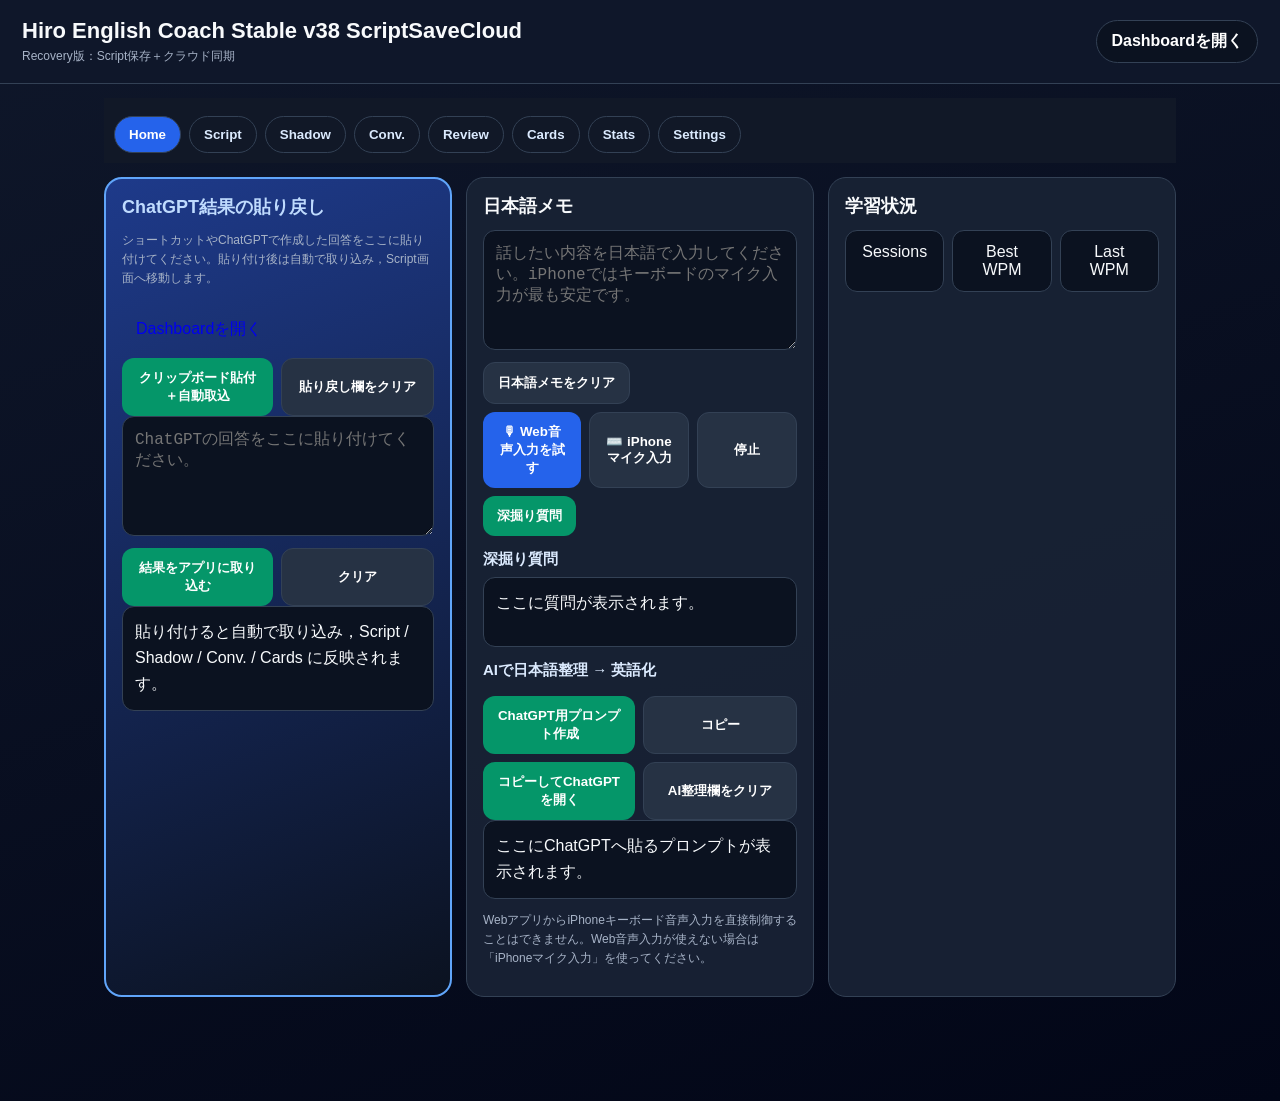
<file: index.html>
<!doctype html>
<html lang="ja">
<head>
<meta charset="utf-8">
<meta name="viewport" content="width=device-width,initial-scale=1,viewport-fit=cover">
<title>Hiro English Coach Stable v38 ScriptSaveCloud</title>
<link rel="manifest" href="manifest.webmanifest">
<style>
:root{--bg:#0f172a;--card:#182235;--ink:#f8fafc;--muted:#a7b3c7;--line:#334155;--blue:#2563eb;--green:#059669;--red:#dc2626;--amber:#f59e0b;--paste:#1e3a8a}
*{box-sizing:border-box}
body{margin:0;background:linear-gradient(160deg,#0f172a,#020617);color:var(--ink);font-family:-apple-system,BlinkMacSystemFont,"Segoe UI","Noto Sans JP",sans-serif}
header{padding:18px 22px;border-bottom:1px solid var(--line);background:#0f172a}
h1{font-size:22px;margin:0}.sub{font-size:12px;color:var(--muted);margin-top:4px}
.wrap{max-width:1100px;margin:auto;padding:14px 14px 90px}
.tabs{display:flex;gap:8px;overflow:auto;background:#111827;padding:10px;margin-bottom:14px}
.tab{white-space:nowrap;border:1px solid var(--line);border-radius:999px;background:#111827;color:#dbeafe;padding:10px 14px;font-weight:800;cursor:pointer}
.tab.active{background:var(--blue);color:white}
.screen{display:none}.screen.active{display:block}
.grid{display:grid;grid-template-columns:repeat(auto-fit,minmax(290px,1fr));gap:14px}
.card{background:rgba(24,34,53,.96);border:1px solid var(--line);border-radius:18px;padding:16px;margin-bottom:14px}
.cardPaste{background:linear-gradient(160deg,#1e3a8a,#0b1220);border:2px solid #60a5fa}
h2{font-size:18px;margin:0 0 12px}h3{font-size:15px;margin:14px 0 8px;color:#dbeafe}
input,textarea{width:100%;background:#0b1220;color:#f8fafc;border:1px solid var(--line);border-radius:12px;padding:12px;font-size:16px}
textarea{min-height:120px;resize:vertical}
button{border:0;border-radius:12px;background:var(--blue);color:white;padding:11px 14px;font-weight:800;cursor:pointer;margin-top:8px}
button.secondary{background:#263244;border:1px solid var(--line)}
button.good{background:var(--green)}
button.danger{background:var(--red)}
button.warn{background:var(--amber);color:#111827}
.row{display:flex;gap:8px}.row>*{flex:1}
.out{white-space:pre-wrap;background:#0b1220;border:1px solid var(--line);border-radius:12px;padding:12px;min-height:70px;line-height:1.65}
.pill{display:inline-block;border:1px solid var(--line);border-radius:999px;padding:7px 10px;margin:4px;background:#0b1220;color:#dbeafe;cursor:pointer}
.metric{display:grid;grid-template-columns:repeat(3,1fr);gap:8px}
.metric div{background:#0b1220;border:1px solid var(--line);border-radius:12px;text-align:center;padding:12px}
.metric b{display:block;font-size:22px}
canvas{width:100%;height:210px;background:#0b1220;border:1px solid var(--line);border-radius:12px}
.toast{position:fixed;left:16px;right:16px;bottom:18px;background:#052e2b;color:#d1fae5;border:1px solid #065f46;border-radius:14px;padding:12px;display:none;z-index:10}
.small{font-size:12px;color:var(--muted);line-height:1.6}
.itemCard{background:#0b1220;border:1px solid var(--line);border-radius:12px;padding:10px;line-height:1.55;margin-bottom:8px}
.itemCard b{display:block;color:#f8fafc;margin-bottom:4px}.itemCard .jp{color:#dbeafe}.itemCard .ex{color:#a7b3c7;font-size:12px;margin-top:4px}
.timer{font-size:34px;font-weight:900;text-align:center;background:#0b1220;border:1px solid var(--line);border-radius:14px;padding:14px;margin:8px 0}
.hiddenAnswer{display:none;margin-top:8px;color:#dbeafe}
.cardRow{display:grid;grid-template-columns:auto 1fr auto;gap:10px;align-items:start}
.badge{display:inline-block;border-radius:999px;padding:3px 8px;background:#1f2937;color:#dbeafe;font-size:12px;margin-left:4px}
.highlightTitle{color:#bfdbfe}

.studyCard{background:#0b1220;border:1px solid var(--line);border-radius:14px;padding:12px;margin-bottom:10px}
.studyCard .front{font-size:18px;font-weight:900;color:#f8fafc;margin-bottom:8px}
.studyCard .meaning{background:#10233f;border-left:4px solid #60a5fa;border-radius:8px;padding:8px;margin:6px 0;color:#dbeafe}
.studyCard .example{background:#111827;border-radius:8px;padding:8px;margin-top:6px;color:#a7b3c7;font-size:13px}
.studyCard label{display:flex;gap:8px;align-items:flex-start}
.testCard{background:#0b1220;border:1px solid var(--line);border-radius:14px;padding:14px;margin-bottom:10px}
.testQuestion{font-size:17px;font-weight:900;margin-bottom:8px}
.answerBox{display:none;background:#10233f;border-left:4px solid #60a5fa;border-radius:8px;padding:10px;margin-top:10px}
.answerText{font-size:18px;font-weight:900;color:#f8fafc;margin-bottom:6px}
.hintText{color:#a7b3c7;font-size:13px}


.dataBox{min-height:140px;font-family:ui-monospace,SFMono-Regular,Menlo,monospace;font-size:12px}
.toggleBody{display:block}
.compactCard .meaning,.compactCard .example{display:none}

@media(max-width:640px){.row{display:block}.metric{grid-template-columns:1fr 1fr 1fr}.cardRow{grid-template-columns:auto 1fr}}

/* v8 responsive fixes */
.studyCard,.itemCard,.testCard{
  overflow:hidden;
  word-break:break-word;
  overflow-wrap:anywhere;
}
.studyCard label{
  display:grid;
  grid-template-columns:24px minmax(0,1fr);
  gap:10px;
  align-items:start;
}
.studyCard .front,.itemCard .front,.testQuestion{
  white-space:normal;
  word-break:break-word;
  overflow-wrap:anywhere;
  line-height:1.45;
}
.meaning,.example,.answerBox,.hintText{
  white-space:normal;
  word-break:break-word;
  overflow-wrap:anywhere;
}
.mobileOnly{display:none}
.desktopOnly{display:block}
.quizPrompt{
  background:#111827;
  border:1px solid var(--line);
  border-radius:10px;
  padding:10px;
  margin:8px 0;
}
.quizPrompt .label{
  color:#a7b3c7;
  font-size:12px;
  display:block;
  margin-bottom:4px;
}
.quizPrompt .content{
  color:#f8fafc;
  font-weight:800;
  font-size:16px;
  line-height:1.5;
}
@media(max-width:640px){
  body{font-size:15px}
  header{padding:14px 14px}
  h1{font-size:19px}
  .wrap{padding:10px 10px 80px}
  .tabs{gap:6px;padding:8px;margin-left:-10px;margin-right:-10px;border-radius:0}
  .tab{padding:9px 11px;font-size:13px}
  .grid{display:block}
  .card{padding:12px;border-radius:14px}
  .row{display:block}
  .row>*{width:100%;margin-top:8px}
  textarea{min-height:105px;font-size:16px}
  button{width:100%;font-size:14px}
  .metric{grid-template-columns:1fr 1fr 1fr;gap:6px}
  .metric div{padding:8px}
  .metric b{font-size:18px}
  .studyCard,.itemCard,.testCard{padding:10px;border-radius:12px;margin-bottom:10px}
  .studyCard label{grid-template-columns:22px minmax(0,1fr)}
  .studyCard input[type="checkbox"]{width:20px;height:20px;margin-top:2px}
  .studyCard .front,.itemCard .front{
    font-size:16px;
    line-height:1.45;
    display:block;
    max-width:100%;
  }
  .badge{
    display:inline-block;
    margin-left:0;
    margin-top:5px;
    white-space:normal;
    line-height:1.3;
  }
  .meaning,.example{
    font-size:14px;
    line-height:1.55;
    padding:8px;
  }
  .testQuestion{font-size:15px;line-height:1.5}
  .quizPrompt .content{font-size:15px}
  .answerText{font-size:16px;line-height:1.5}
  .timer{font-size:28px;padding:10px}
  canvas{height:170px}
  .mobileOnly{display:block}
  .desktopOnly{display:none}
}


.statsControls{display:flex;gap:8px;flex-wrap:wrap;margin:10px 0}
.statsControls button{width:auto}
.statsControls button.activeRange{background:#2563eb;color:white}
.legend{display:flex;gap:12px;flex-wrap:wrap;margin:8px 0;color:#dbeafe;font-size:13px}
.legend span{display:inline-flex;align-items:center;gap:6px}
.legend i{display:inline-block;width:14px;height:4px;border-radius:999px}
.legend .convLine{background:#60a5fa}
.legend .shadowLine{background:#34d399}
.ratePreview{background:#0b1220;border:1px solid var(--line);border-radius:12px;padding:12px;margin-top:8px;text-align:center;font-size:22px;font-weight:900}


/* v11 layout and stats polish */
.shadowGrid{
  display:grid;
  grid-template-columns:minmax(0,1.05fr) minmax(300px,.95fr);
  gap:14px;
  align-items:start;
}
.statPanel{
  background:linear-gradient(160deg,#0b1220,#111827);
  border:1px solid #334155;
  border-radius:18px;
  padding:14px;
}
.statsControls{
  background:#0b1220;
  border:1px solid #334155;
  border-radius:999px;
  padding:6px;
  display:inline-flex;
  gap:6px;
}
.statsControls button{
  border-radius:999px;
  padding:8px 14px;
  margin-top:0;
}
.statsControls button.activeRange{
  background:linear-gradient(135deg,#2563eb,#60a5fa);
  color:white;
  box-shadow:0 0 18px rgba(96,165,250,.35);
}
.legend{
  display:flex;
  gap:10px;
  flex-wrap:wrap;
  margin:10px 0 8px;
  color:#dbeafe;
  font-size:13px;
}
.legend span{
  display:inline-flex;
  align-items:center;
  gap:7px;
  background:#0b1220;
  border:1px solid #334155;
  border-radius:999px;
  padding:6px 10px;
}
.legend i{display:inline-block;width:18px;height:4px;border-radius:999px}
.legend .convLine{background:#60a5fa}
.legend .shadowLine{background:#34d399}
.ratePreview{
  background:#0b1220;
  border:1px solid #334155;
  border-radius:14px;
  padding:12px;
  margin:8px 0;
  font-size:15px;
  color:#dbeafe;
}
.ratePreview b{
  display:block;
  font-size:26px;
  color:#f8fafc;
  margin-top:4px;
}
@media(max-width:760px){
  .shadowGrid{display:block}
}


.syncStatusOk{color:#86efac}
.syncStatusNg{color:#fecaca}
.syncBox{background:#0b1220;border:1px solid #334155;border-radius:14px;padding:12px;margin-top:10px}


.speedControl{
  display:grid;
  grid-template-columns:1fr auto;
  gap:10px;
  align-items:center;
  margin:10px 0;
}
.speedNumber{
  min-width:96px;
  text-align:center;
  background:#0b1220;
  border:1px solid #60a5fa;
  border-radius:14px;
  padding:10px;
  font-weight:900;
  color:#f8fafc;
}
.speedNumber .num{
  font-size:28px;
  line-height:1;
}
.speedNumber .unit{
  font-size:12px;
  color:#a7b3c7;
}
@media(max-width:640px){
  .speedControl{grid-template-columns:1fr}
  .speedNumber{width:100%}
}


.pointNote{
  display:inline-block;
  font-size:11px;
  color:#93c5fd;
  background:rgba(37,99,235,.12);
  border:1px solid rgba(96,165,250,.35);
  border-radius:999px;
  padding:2px 7px;
  margin:2px 0 6px;
  font-weight:700;
}
.reviewCollapsed{
  display:none !important;
}


.shadowBlockCard{background:#0b1220;border:1px solid #334155;border-radius:12px;padding:10px;margin-bottom:10px;line-height:1.65}
.shadowBlockCard .blockTitle{font-size:12px;color:#93c5fd;font-weight:800;margin-bottom:6px}
.shadowBlockCard .blockText{white-space:pre-wrap;word-break:break-word}
.shadowBlockCard.selectedShadow{border-color:#60a5fa;box-shadow:0 0 0 2px rgba(96,165,250,.20)}
.shadowControls{display:flex;gap:8px;flex-wrap:wrap;margin:8px 0}
.shadowControls button{width:auto}
@media(max-width:640px){.shadowControls button{width:100%}}


.archiveBox{margin-top:14px;background:#0b1220;border:1px solid #334155;border-radius:16px;padding:12px}
.archiveItem{background:#111827;border:1px solid #334155;border-radius:14px;padding:12px;margin:10px 0}
.archiveHead{display:flex;gap:8px;align-items:center;justify-content:space-between;flex-wrap:wrap}
.archiveTitle{font-size:16px;font-weight:900;color:#f8fafc}.archiveDate{font-size:12px;color:#93c5fd}
.archivePreview{margin-top:8px;color:#cbd5e1;font-size:13px;line-height:1.5}
.archiveBody{margin-top:10px;white-space:pre-wrap;background:#020617;border:1px solid #334155;border-radius:12px;padding:10px;line-height:1.6}
.archiveActions{display:flex;gap:8px;flex-wrap:wrap;margin-top:10px}.archiveActions button{width:auto}
@media(max-width:640px){.archiveActions button{width:100%}}


/* v33 UI-only height adjustment */
#refinedJapanese{
  max-height:220px;
  overflow:auto;
}
#scriptText{
  min-height:420px;
}
#translation{
  min-height:360px;
  max-height:none;
  overflow:visible;
}
@media(max-width:640px){
  #refinedJapanese{
    max-height:230px;
  }
  #scriptText{
    min-height:520px;
  }
  #translation{
    min-height:480px;
  }
}


/* v37 dashboard header link */
header{
  display:flex;
  justify-content:space-between;
  gap:12px;
  align-items:center;
}
.headerMain{min-width:0}
.homeLink{
  color:white;
  text-decoration:none;
  border:1px solid var(--line);
  padding:10px 14px;
  border-radius:999px;
  background:#0b1220;
  font-weight:800;
  white-space:nowrap;
}
@media(max-width:640px){
  header{align-items:flex-start;flex-direction:column}
}

</style>
</head>
<body>
<header>
<div class="headerMain">
<h1>Hiro English Coach Stable v38 ScriptSaveCloud</h1>
<div class="sub">Recovery版：Script保存＋クラウド同期</div>
</div>
<a class="homeLink" href="./dashboard.html">Dashboardを開く</a>
</header>

<div class="wrap">
<nav class="tabs">
<button class="tab active" data-target="home">Home</button>
<button class="tab" data-target="scriptTab">Script</button>
<button class="tab" data-target="shadow">Shadow</button>
<button class="tab" data-target="conv">Conv.</button>
<button class="tab" data-target="review">Review</button>
<button class="tab" data-target="cards">Cards</button>
<button class="tab" data-target="stats">Stats</button>
<button class="tab" data-target="settings">Settings</button>
</nav>

<section id="home" class="screen active">
<div class="grid">
<div class="card cardPaste">
<h2 class="highlightTitle">ChatGPT結果の貼り戻し</h2>
<p class="small">ショートカットやChatGPTで作成した回答をここに貼り付けてください。貼り付け後は自動で取り込み，Script画面へ移動します。</p>
<a href="./dashboard.html" class="secondary" style="display:inline-block;text-decoration:none;margin-top:8px;padding:10px 14px;border-radius:14px;">Dashboardを開く</a>
<div class="row"><button class="good" id="pasteFromClipboard">クリップボード貼付＋自動取込</button><button class="secondary" id="clearResultBox">貼り戻し欄をクリア</button></div>
<textarea id="chatgptResult" placeholder="ChatGPTの回答をここに貼り付けてください。"></textarea>
<div class="row"><button class="good" id="importChatGPTResult">結果をアプリに取り込む</button><button class="secondary" id="clearChatGPTResult">クリア</button></div>
<div id="importStatus" class="out">貼り付けると自動で取り込み，Script / Shadow / Conv. / Cards に反映されます。</div>
</div>


<div class="card">
<h2>日本語メモ</h2>
<textarea id="memo" placeholder="話したい内容を日本語で入力してください。iPhoneではキーボードのマイク入力が最も安定です。"></textarea>
<button class="secondary" id="clearMemo">日本語メモをクリア</button>
<div class="row"><button id="voiceJa">🎙 Web音声入力を試す</button><button class="secondary" id="focusMemo">⌨️ iPhoneマイク入力</button><button class="secondary" id="stopVoice1">停止</button></div>

<button class="good" id="deepBtn">深掘り質問</button>
<h3>深掘り質問</h3>
<div id="deepQuestion" class="out">ここに質問が表示されます。</div>

<h3>AIで日本語整理 → 英語化</h3>
<div class="row"><button class="good" id="makeAiPrompt">ChatGPT用プロンプト作成</button><button class="secondary" id="copyAiPrompt">コピー</button></div>
<div class="row"><button class="good" id="openChatGPT">コピーしてChatGPTを開く</button><button class="secondary" id="clearAiPrompt">AI整理欄をクリア</button></div>
<div id="aiPromptBox" class="out">ここにChatGPTへ貼るプロンプトが表示されます。</div>
<p class="small">WebアプリからiPhoneキーボード音声入力を直接制御することはできません。Web音声入力が使えない場合は「iPhoneマイク入力」を使ってください。</p>
</div>


<div class="card">
<h2>学習状況</h2>
<div class="metric">
<div><b id="totalSessions">0</b><span>Sessions</span></div>
<div><b id="bestWpm">0</b><span>Best WPM</span></div>
<div><b id="lastWpm">0</b><span>Last WPM</span></div>
</div>
</div>
</div>
</section>

<section id="scriptTab" class="screen">
<div class="card">
<h2>Script</h2>
<div class="row"><button id="speakScript" class="secondary">🔊 読み上げ</button><button id="stopSpeak" class="secondary">停止</button></div>
<button class="secondary" id="clearScript">Scriptをクリア</button>
<h3>AI整理後の日本語</h3>
<div id="refinedJapanese" class="out"></div>

<div class="row" style="margin:10px 0;">
  <button id="quickSaveScriptArchive" class="good">Scriptを保存＋クラウド同期</button>
</div>

<h3>English Script</h3>

<textarea id="scriptText" placeholder="ここに英語スクリプトが入ります。"></textarea>
<h3>Japanese Translation</h3>
<div id="translation" class="out"></div>

<div class="archiveBox">
  <h3>保存箱（英文＋日本語訳）</h3>
  <p class="small">作成したEnglish ScriptとJapanese Translationを，日付・タイトル付きで保存できます。</p>
  <label class="small">保存タイトル</label>
  <input id="archiveTitle" placeholder="例：2026/06/03 子どもと過ごした休日">
  <div class="row">
    <button id="saveScriptArchive" class="good">このスクリプトを保存</button>
    <button id="clearArchiveTitle" class="secondary">タイトルをクリア</button>
  </div>
  <div id="archiveStatus" class="out">保存したスクリプトはここから見直せます。</div>
  <h3>保存済みスクリプト</h3>
  <div id="scriptArchiveList"></div>
</div>

<h3>Useful Phrases</h3>
<div id="phrases"></div>
<h3>TOEIC Vocabulary</h3>
<div id="vocab"></div>
</div>
</section>

<section id="shadow" class="screen">
<div class="shadowGrid">
<div class="card">
<h2>Shadowing</h2>
<div class="row"><button id="makeShadow" class="good">ブロック再分割</button><button id="speakShadowAll" class="secondary">🔊 全体読み上げ</button></div><div class="shadowControls"><button id="repeatShadowAll" class="secondary">全体リピート</button><button id="repeatSelectedShadow" class="secondary">選択ブロックをリピート</button><button id="stopShadowRepeat" class="danger">リピート停止</button></div><div id="selectedShadowInfo" class="small">選択中ブロック：なし</div>
<div id="shadowBlocks" class="out"></div>
<button class="secondary" id="clearShadow">Shadowをクリア</button>
</div>

<div class="card">
<h2>Shadow WPM</h2>
<p class="small">シャドーイングした英文をここに入力，またはWeb音声入力してください。WPM履歴にはShadowとして記録されます。</p>
<textarea id="shadowSpoken" placeholder="シャドーイングで話した英文を入力してください。"></textarea>
<button class="secondary" id="clearShadowSpoken">Shadow音声入力欄をクリア</button>
<div class="row"><button id="voiceShadowEn">🎙 Web音声入力＋WPM開始</button><button class="secondary" id="focusShadowSpoken">⌨️ iPhoneマイク入力</button><button class="secondary" id="stopShadowVoice">停止＋WPM計測</button></div>
<h3>Shadow WPM測定</h3>
<div class="timer" id="shadowTimerDisplay">00:00</div>
<div class="row"><button id="startShadowTimer" class="good">開始</button><button id="stopShadowTimer" class="secondary">停止</button><button id="resetShadowTimer" class="secondary">リセット</button></div>
<input id="shadowSeconds" type="hidden" value="1">
<div id="shadowWpmOut" class="out"></div>
</div>


</div></section>

<section id="conv" class="screen">
<div class="grid">
<div class="card">
<h2>英会話質問</h2>
<div id="questions" class="out"></div>
</div>
<div class="card">
<h2>自分の英語</h2>
<textarea id="spoken" placeholder="英語で話した内容を入力してください。Web音声入力が使える場合は，開始と同時にWPMタイマーも始まります。"></textarea>
<button class="secondary" id="clearSpoken">自分の英語をクリア</button>
<div class="row"><button id="voiceEn">🎙 Web音声入力＋WPM開始</button><button class="secondary" id="focusSpoken">⌨️ iPhoneマイク入力</button><button class="secondary" id="stopVoice2">停止＋WPM計測</button></div>
<h3>WPM測定</h3>
<div class="timer" id="timerDisplay">00:00</div>
<div class="row"><button id="startTimer" class="good">開始</button><button id="stopTimer" class="secondary">停止</button><button id="resetTimer" class="secondary">リセット</button></div>
<div class="row"><input id="seconds" type="number" value="60" min="1"><button id="calcWpm" class="good">WPM計測</button></div>
<div id="wpmOut" class="out"></div>
</div>
</div>
</section>

<section id="review" class="screen">
<div class="grid">
<div class="card">
<h2>今回の復習カード</h2>
<button id="makeReview" class="good">今回のカード表示</button>
<div class="row"><button id="showCurrentCardList" class="secondary">今回のカードすべて表示</button><button id="hideCurrentCardList" class="secondary">今回のカードすべて非表示</button></div>
<div id="reviewCards"></div>
<div class="row"><button id="saveSelectedCurrentPhrases" class="good">選択したカードを蓄積</button><button id="selectAllCurrent" class="secondary">今回分を全選択</button></div>
</div>
<div class="card">
<h2>ミニクイズ</h2>
<div id="quiz"></div>
</div>
</div>
</section>

<section id="cards" class="screen">
<div class="card">
<h2>後日確認テスト</h2>
<p class="small">先に確認テストを表示します。蓄積カード一覧でカードを選択してから「選択カードでテスト」を押してください。</p>
<div class="row"><button id="makeSavedQuiz" class="good">選択カードでテスト</button><button id="makeRandomSavedQuiz" class="secondary">ランダム5問</button></div>
<div id="savedQuiz"></div>
</div>
<div class="card">
<h2>蓄積カード一覧</h2>
<div class="row"><button id="selectAllSaved" class="secondary">全選択</button><button id="unselectAllSaved" class="secondary">全解除</button><button id="deleteSelectedCards" class="danger">選択削除</button></div>
<div id="savedPhrases"></div>
</div>
<div class="card">
<h2>クラウド同期</h2>
<p class="small">Cloudflare Worker + KV に復習カードとWPM履歴を保存し，PC/iPhoneで共有できます。</p>
<div class="row"><button id="saveCloud" type="button" class="good" type="button" onclick="saveCloud()">クラウドへ保存</button><button id="loadCloud" type="button" class="secondary" type="button" onclick="loadCloud()">クラウドから読込</button></div>
<div id="cloudStatus" class="out">未同期</div>
<h2>データ移行</h2>
<p class="small">復習カードとWPM履歴をJSON形式で書き出し，別端末や更新後のアプリに取り込めます。</p>
<div class="row"><button id="exportData" class="good">データを書き出し</button><button id="copyExportData" class="secondary">コピー</button></div>
<textarea id="dataTransferBox" class="dataBox" placeholder="ここに書き出しデータが表示されます。取り込む場合はJSONを貼り付けてください。"></textarea>
<div class="row"><button id="importData" class="good">データを取り込む</button><button id="clearTransferBox" class="secondary">欄をクリア</button></div>
<div id="dataTransferStatus" class="out">未実行</div>
</div>
</section>

<section id="stats" class="screen">
<div class="card">
<h2>WPM履歴</h2>
<div class="metric">
<div><b id="avgWpm">0</b><span>Average</span></div>
<div><b id="statBest">0</b><span>Best</span></div>
<div><b id="statLast">0</b><span>Last</span></div>
</div>
<div class="statsControls"><button id="rangeAll" class="secondary activeRange">全期間</button><button id="rangeWeek" class="secondary">週</button><button id="rangeMonth" class="secondary">月</button></div><div class="legend"><span><i class="convLine"></i>Conv. WPM</span><span><i class="shadowLine"></i>Shadow WPM</span></div><canvas id="chart" width="900" height="260"></canvas>
<button class="secondary" id="clearData">WPM履歴削除</button>
</div>
</section>

<section id="settings" class="screen">
<div class="card">
<h2>設定</h2>
<label class="small">読み上げ速度</label>
<div class="speedControl">
  <input id="readWpm" type="range" min="80" max="220" step="5" value="130">
  <div class="speedNumber"><div class="num"><span id="rateValue">130</span></div><div class="unit">WPM</div></div>
</div>
<h3>クラウド同期設定</h3>
<label class="small">Sync Worker URL</label>
<input id="syncWorkerUrl" placeholder="例：https://english-sync.xxxxx.workers.dev">
<label class="small">ユーザーID</label>
<input id="syncUserId" placeholder="例：hiro">
<label class="small">同期パスコード</label>
<input id="syncPasscode" type="password" placeholder="Cloudflare Workerに設定したパスコード">
<label class="small"><input id="autoSync" type="checkbox" style="width:auto;margin-right:8px">自動同期する（起動時に読込・更新時に保存）</label>
<button id="testSync" type="button" class="secondary" type="button" onclick="testSync()">同期接続テスト</button>

<button id="saveSettings" class="good">保存</button>
<div id="settingsStatus" class="out">設定を変更できます。</div>
</div>
</section>
</div>
<div id="toast" class="toast"></div>

<script>
(function(){
"use strict";
if("serviceWorker" in navigator){navigator.serviceWorker.getRegistrations().then(function(regs){regs.forEach(function(r){r.unregister();});}).catch(function(){});}
var storeKey="hiroEnglishCoach.stable.v5";
var recognition=null, currentDictationMode=null, currentDictationMode=null, currentDictationTarget=null, currentDictationMode=null, timerStart=null, timerElapsed=0, timerInterval=null, shadowTimerStart=null, shadowTimerElapsed=0, shadowTimerInterval=null, statsRange="all";
var currentPhraseItems=[], currentVocabItems=[];
var shadowBlocksData=[], selectedShadowIndex=null, shadowRepeatActive=false;

function el(id){return document.getElementById(id)}
function val(id){return (el(id).value||"").trim()}
function text(id,t){el(id).innerText=t||""}
function html(id,t){el(id).innerHTML=t||""}
function toast(t){var x=el("toast");x.innerText=t;x.style.display="block";setTimeout(function(){x.style.display="none"},2600)}
function esc(s){return String(s||"").replace(/[&<>"']/g,function(m){return {"&":"&amp;","<":"&lt;",">":"&gt;",'"':"&quot;","'":"&#39;"}[m]})}
function getData(){try{return JSON.parse(localStorage.getItem(storeKey)||'{"sessions":[],"settings":{},"savedPhrases":[]}')}catch(e){return {sessions:[],settings:{},savedPhrases:[]}}}
function saveData(d){
  try{
    localStorage.setItem(storeKey,JSON.stringify(d));
  }catch(e){}
  try{updateStats()}catch(e){}
  try{renderSavedPhrases()}catch(e){}
  try{scheduleAutoSync()}catch(e){}
}


function showTab(id){document.querySelectorAll(".screen").forEach(function(s){s.classList.remove("active")});document.querySelectorAll(".tab").forEach(function(b){b.classList.remove("active")});el(id).classList.add("active");document.querySelector('.tab[data-target="'+id+'"]').classList.add("active");if(id==="stats")drawChart();if(id==="cards")renderSavedPhrases()}

function deepQuestion(){var qs=["一番伝えたい結論は何ですか？","具体例を1つ挙げるとしたら何ですか？","なぜその話を英語で話したいですか？","聞き手にどんな印象を持ってほしいですか？","英語で言いにくそうな部分はどこですか？","その経験から何を学びましたか？"];text("deepQuestion",qs[Math.floor(Math.random()*qs.length)])}

function makeAiPrompt(){
  var memo=val("memo")||"未入力";
  var prompt="あなたは私専属の英語スピーキングコーチです。\n\n"+
"以下の日本語メモをもとに，英語スピーキング練習用の教材を作ってください。\n"+
"あとで別アプリに貼り戻すため，必ず指定した見出しタグを使って出力してください。\n\n"+
"【日本語メモ】\n"+memo+"\n\n"+
"以下の形式で出力してください。見出しタグは変更しないでください。\n\n"+
"[TITLE]\n保存用タイトルを日本語で1行だけ作ってください。日付は入れないでください。内容がすぐ分かる自然なタイトルにしてください。例：子どもと過ごした休日，台風の日の在宅勤務，英語学習を再開した日。\n\n"+
"[JAPANESE_REFINED]\n日本語メモを自然で分かりやすい話し言葉に整理してください。結論→理由→具体例→まとめの順にしてください。\n\n"+
"[ENGLISH_SCRIPT]\nTOEIC700程度の学習者が1分で話せる自然な英語スクリプトを作ってください。難しすぎる表現は避けてください。\n\n"+
"[JAPANESE_TRANSLATION]\n英語スクリプトの自然な日本語訳を書いてください。\n\n"+
"[USEFUL_PHRASES]\n重要表現を10個，英語表現 - 日本語意味 - 例文 の形式で書いてください。\n\n"+
"[TOEIC_VOCABULARY]\nTOEICにも役立つ語彙を10個，英単語 - 日本語意味 - 例文 の形式で書いてください。\n\n"+
"[SHADOWING]\n英語スクリプトだけを2〜3文ごとに区切ってください。POINTやTipが必要な場合は短く1行だけにしてください。日本語解説や空白行は入れないでください。\n\n"+
"[CONVERSATION_QUESTIONS]\n英会話練習用の質問を5個作ってください。\n\n"+
"[MINI_QUIZ]\n穴埋め，英訳，意味確認を混ぜたミニクイズを5問作ってください。";
  text("aiPromptBox",prompt);
  try{navigator.clipboard.writeText(prompt);toast("ChatGPT用プロンプトを作成してコピーしました")}catch(e){toast("プロンプトを作成しました。手動でコピーしてください")}
}
function copyAiPrompt(){var p=el("aiPromptBox").innerText||"";if(!p||p.indexOf("ここに")===0){makeAiPrompt();return}try{navigator.clipboard.writeText(p);toast("コピーしました")}catch(e){toast("手動でコピーしてください")}}
function openChatGPT(){makeAiPrompt();toast("プロンプトをコピーしました。ChatGPTで貼り付けて送信してください。");setTimeout(function(){try{window.open("https://chatgpt.com/","_blank")}catch(e){location.href="https://chatgpt.com/"}},300)}

var importBusy=false;
var lastImportedText="";

function runChatGPTImport(reason){
  var t=val("chatgptResult");
  if(!t || t.trim().length<20){
    return false;
  }
  if(importBusy)return false;
  if(t===lastImportedText && reason!=="manual"){
    return false;
  }
  importBusy=true;
  try{
    lastImportedText=t;
    importChatGPTResult();
    return true;
  }catch(e){
    text("importStatus","取り込みエラー: "+(e.message||e));
    toast("取り込みエラー: "+(e.message||e));
    return false;
  }finally{
    setTimeout(function(){importBusy=false},300);
  }
}

async function pasteFromClipboard(){
  try{
    var t=await navigator.clipboard.readText();
    if(!t){
      toast("クリップボードが空です");
      return;
    }
    el("chatgptResult").value=t;
    lastImportedText="";
    text("importStatus","クリップボードから貼り付けました。取り込みます。");
    toast("貼り付けました。取り込みます。");
    setTimeout(function(){runChatGPTImport("clipboard")},80);
  }catch(e){
    text("importStatus","ブラウザ制限で自動貼付できません。貼り戻し欄を長押し/貼り付けしてください。");
    toast("自動貼付できません。手動でペーストしてください。");
    el("chatgptResult").focus();
  }
}



// v27 compatibility guards
function isNoiseLine(line){
  var s=String(line||"").trim();
  if(!s)return true;
  if(/^[-ー―—–_=\s]+$/.test(s))return true;
  if(/^\[[A-Z_]+\]$/.test(s))return true;
  if(/^(Japanese|Tip|POINT|Point|日本語|コツ|ポイント)[:：]/i.test(s))return true;
  return false;
}

function isEnglishLine(line){
  var s=String(line||"").trim();
  if(isNoiseLine(s))return false;
  if(/[ぁ-んァ-ヶ一-龠]/.test(s))return false;
  return /[A-Za-z]/.test(s);
}

function importChatGPTResult(){
  var src=val("chatgptResult");
  if(!src || !src.trim()){
    toast("ChatGPTの結果を貼り付けてください");
    return;
  }

  var title="",refined="",script="",translation="",phrases="",vocab="",questions="",quiz="";
  try{
    title=extractSection(src,"TITLE");
    refined=extractSection(src,"JAPANESE_REFINED");
    script=extractSection(src,"ENGLISH_SCRIPT");
    translation=extractSection(src,"JAPANESE_TRANSLATION");
    phrases=extractSection(src,"USEFUL_PHRASES");
    vocab=extractSection(src,"TOEIC_VOCABULARY");
    questions=extractSection(src,"CONVERSATION_QUESTIONS");
    quiz=extractSection(src,"MINI_QUIZ");
  }catch(e){
    text("importStatus","セクション抽出で一部エラーがありましたが，取り込みを継続します。");
  }

  if(!script){
    var lines=src.split(/\n+/).map(function(x){return x.trim()}).filter(Boolean);
    var englishLines=lines.filter(function(x){return isEnglishLine(x) && !/^\[.*\]$/.test(x);});
    script=englishLines.length?englishLines.join(" "):src;
  }

  if(el("refinedJapanese"))text("refinedJapanese",refined);
  if(el("scriptText"))el("scriptText").value=script;
  if(el("translation"))text("translation",translation);

  try{if(phrases)renderPhraseList(phrases)}catch(e){}
  try{if(vocab)renderVocabList(vocab)}catch(e){}

  try{
    shadowBlocksData=[];
    if(el("shadowBlocks"))html("shadowBlocks","");
    makeShadowFromScript(script);
  }catch(e){
    text("importStatus","Shadowブロック分割でエラー: "+(e.message||e));
  }

  if(questions && el("questions"))text("questions",questions);
  if(quiz && el("quiz"))html("quiz",'<div class="out">'+esc(quiz)+'</div>');

  var d=getData();
  d.memo=val("memo");
  d.script=script;
  d.translation=translation;
  d.refined=refined;
  d.currentPhraseItems=currentPhraseItems;
  d.currentVocabItems=currentVocabItems;
  d.chatgptResult=src;
  d.lastScriptTitle=title||"";
  saveData(d);

  text("importStatus","取り込み完了。Scriptへ移動しました。Shadowブロックも自動分割済みです。");
  toast("取り込み完了。Scriptへ移動します。");

  showTab("scriptTab");
  setTimeout(function(){showTab("scriptTab")},80);
  setTimeout(function(){showTab("scriptTab")},250);
}




function extractSection(src,name){
  src=String(src||"").replace(/\r/g,"");
  var names=[
    "TITLE",
    "JAPANESE_REFINED",
    "ENGLISH_SCRIPT",
    "JAPANESE_TRANSLATION",
    "USEFUL_PHRASES",
    "TOEIC_VOCABULARY",
    "SHADOWING",
    "CONVERSATION_QUESTIONS",
    "MINI_QUIZ"
  ];

  var startTag="["+name+"]";
  var idx=src.indexOf(startTag);
  if(idx<0)return "";

  var start=idx+startTag.length;
  var end=src.length;

  names.forEach(function(n){
    if(n===name)return;
    var tag="["+n+"]";
    var j=src.indexOf(tag,start);
    if(j>=0 && j<end)end=j;
  });

  return src.slice(start,end).trim();
}

function parseLineItem(line){
  var s=String(line||"").trim();
  if(!s)return null;

  s=s.replace(/^[-・*]\s*/,"").replace(/^\d+[.)]\s*/,"").trim();
  if(!s || /^\[[A-Z_]+\]$/.test(s))return null;

  var parts=s.split(/\s*(?:--|—|–|-|：|:)\s*/).map(function(x){return x.trim()}).filter(Boolean);

  if(parts.length>=3){
    return {expression:parts[0],meaning:parts[1],example:parts.slice(2).join(" - ")};
  }
  if(parts.length===2){
    return {expression:parts[0],meaning:parts[1],example:""};
  }

  return {expression:s,meaning:"",example:""};
}


function parseStudyItems(txt){
  var raw=String(txt||"").replace(/\r/g,"").split("\n").map(function(x){return x.trim()}).filter(Boolean);
  var lines=raw.filter(function(line){
    if(/^\[[A-Z_]+\]$/.test(line))return false;
    if(/^(TOEIC_VOCABULARY|SHADOWING|CONVERSATION_QUESTIONS|MINI_QUIZ|JAPANESE_TRANSLATION|ENGLISH_SCRIPT|USEFUL_PHRASES)/i.test(line))return false;
    return true;
  });

  var items=[];
  var i=0;

  function isJapanese(s){return /[ぁ-んァ-ヶ一-龠]/.test(String(s||""))}
  function isEnglish(s){return /[A-Za-z]/.test(String(s||"")) && !isJapanese(s)}
  function isExampleLabel(s){return /^(Example|例文)\s*[:：]?$/i.test(String(s||"").trim())}

  while(i<lines.length){
    var line=lines[i].replace(/^[-・*]\s*/,"").replace(/^\d+[.)]\s*/,"").trim();
    if(!line){i++;continue}

    // Existing one-line format: expression - meaning - example
    var delimited=parseLineItem(line);
    var hasDelimiter=/\s*(?:--|—|–|-|：|:)\s*/.test(line);
    if(hasDelimiter && delimited && delimited.expression && (delimited.meaning || delimited.example)){
      delimited.id=String(Date.now())+"-"+Math.random().toString(36).slice(2);
      delimited.correct=0;
      delimited.total=0;
      items.push(delimited);
      i++;
      continue;
    }

    // Multi-line format:
    // speak confidently
    // 自信を持って話す
    // Example
    // She speaks English confidently.
    if(isEnglish(line)){
      var expression=line;
      var meaning="";
      var example="";

      if(i+1<lines.length && isJapanese(lines[i+1])){
        meaning=lines[i+1].replace(/^[-・*]\s*/,"").replace(/^\d+[.)]\s*/,"").trim();
        i+=2;
      }else{
        i++;
      }

      if(i<lines.length && isExampleLabel(lines[i])){
        i++;
        if(i<lines.length){
          example=lines[i].replace(/^[-・*]\s*/,"").replace(/^\d+[.)]\s*/,"").trim();
          i++;
        }
      }else if(i<lines.length && isEnglish(lines[i]) && /[.!?]$/.test(lines[i])){
        example=lines[i].replace(/^[-・*]\s*/,"").replace(/^\d+[.)]\s*/,"").trim();
        i++;
      }

      items.push({
        id:String(Date.now())+"-"+Math.random().toString(36).slice(2),
        expression:expression,
        meaning:meaning,
        example:example,
        correct:0,
        total:0
      });
      continue;
    }

    // If a Japanese line appears alone, attach it to previous item if possible.
    if(isJapanese(line) && items.length && !items[items.length-1].meaning){
      items[items.length-1].meaning=line;
    }
    i++;
  }

  return items;
}

function renderPhraseList(txt){
  currentPhraseItems=parseStudyItems(txt);

  html("phrases",currentPhraseItems.map(function(p,i){
    return '<div class="studyCard">'
      + '<div class="front">'+(i+1)+'. '+esc(p.expression)+'</div>'
      + (p.meaning?'<div class="meaning"><b>和訳</b><br>'+esc(p.meaning)+'</div>':'')
      + (p.example?'<div class="example"><b>例文</b><br>'+esc(p.example)+'</div>':'')
      + '</div>';
  }).join(""));
}

function renderVocabList(txt){
  currentVocabItems=parseStudyItems(txt);

  html("vocab",currentVocabItems.map(function(p,i){
    return '<div class="studyCard">'
      + '<div class="front">'+(i+1)+'. '+esc(p.expression)+'</div>'
      + (p.meaning?'<div class="meaning"><b>和訳</b><br>'+esc(p.meaning)+'</div>':'')
      + (p.example?'<div class="example"><b>例文</b><br>'+esc(p.example)+'</div>':'')
      + '</div>';
  }).join(""));
}

function isPointLine(line){
  return /^(POINT|Point|point|Tip|TIP|tip)[:：]/.test(String(line||"").trim());
}

function isEnglishShadowLine(line){
  var s=String(line||"").trim();
  if(!s)return false;
  if(/^[-ー―—–]+$/.test(s))return false;
  if(/^[①②③④⑤⑥⑦⑧⑨⑩]$/.test(s))return false;
  if(/^(Block\s*\d+|English|Japanese|Tip|Point|Pronunciation|Rhythm|意味|日本語|発音|コツ|ポイント)[:：]?\s*$/i.test(s))return false;
  if(/^(Japanese|Tip|Point|Pronunciation|Rhythm|意味|日本語|発音|コツ|ポイント)[:：]/i.test(s))return false;
  if(/[ぁ-んァ-ヶ一-龠]/.test(s))return false;
  if(!/[A-Za-z]/.test(s))return false;
  return true;
}

function cleanEnglishShadowLines(text){
  var src=String(text||"").replace(/\r/g,"");
  var lines=src.split("\n").map(function(x){return x.trim()}).filter(Boolean);
  var out=[];
  lines.forEach(function(line){
    var s=line.replace(/^[-・*]\s*/,"").replace(/^\d+[.)]\s*/,"").trim();
    if(isEnglishShadowLine(s))out.push(s);
  });
  if(!out.length){
    var sentences=src.match(/[^.!?]+[.!?]/g)||[];
    out=sentences.map(function(s){return s.trim()}).filter(isEnglishShadowLine);
  }
  return out;
}


// v28 restored foundational functions
function countEnglishWords(s){
  return (String(s||"").trim().match(/[A-Za-z]+(?:'[A-Za-z]+)?/g)||[]).length;
}

function focusForKeyboard(id){
  var node=el(id);
  if(node){
    node.focus();
    toast("入力欄を選択しました。iPhoneキーボードのマイクを使ってください。");
  }
}

function speak(t){
  var cleaned=String(t||"").replace(/Block\s*\d+/gi,"").trim();
  if(!cleaned){toast("読み上げる文章がありません");return}
  if(!("speechSynthesis" in window)){toast("このブラウザは読み上げに対応していません");return}
  speechSynthesis.cancel();
  var u=new SpeechSynthesisUtterance(cleaned);
  u.lang="en-US";
  u.rate=(Number(document.getElementById("readWpm")?document.getElementById("readWpm").value:130)||130)/150;
  speechSynthesis.speak(u);
}

function stopSpeaking(){
  if("speechSynthesis" in window)speechSynthesis.cancel();
}

function dictate(id,lang,withTimer,mode){
  var SR=window.SpeechRecognition||window.webkitSpeechRecognition;
  if(!SR){
    toast("Web音声認識が使えません。iPhoneキーボードのマイク入力を使ってください。");
    focusForKeyboard(id);
    return;
  }

  stopDictation(false);
  var target=el(id);
  if(!target){toast("入力欄が見つかりません");return}
  var base=target.value?target.value+" ":"";
  currentDictationMode=mode||"";

  recognition=new SR();
  recognition.lang=lang;
  recognition.continuous=true;
  recognition.interimResults=true;

  recognition.onresult=function(e){
    var finalText="",interim="";
    for(var i=e.resultIndex;i<e.results.length;i++){
      var t=e.results[i][0].transcript;
      if(e.results[i].isFinal)finalText+=t+" ";
      else interim+=t;
    }
    if(finalText)base+=finalText;
    target.value=base+interim;
  };

  recognition.onerror=function(e){
    toast("音声入力エラー: "+e.error+"。iPhoneキーボードのマイク入力を使ってください。");
    if(withTimer){
      if(currentDictationMode==="shadow"){stopShadowTimer();calcShadowWpm();}
      else{stopTimer();calcWpm();}
    }
    focusForKeyboard(id);
  };

  recognition.onend=function(){
    recognition=null;
    if(withTimer){
      if(currentDictationMode==="shadow"){
        stopShadowTimer();
        calcShadowWpm();
        toast("Shadow音声入力終了。WPMを計測しました");
      }else{
        stopTimer();
        calcWpm();
        toast("音声入力終了。WPMを計測しました");
      }
    }
    currentDictationMode=null;
  };

  try{
    if(withTimer){
      if(mode==="shadow")startShadowTimer();
      else startTimer();
    }
    recognition.start();
    toast("Web音声入力を開始しました");
  }catch(e){
    if(withTimer){
      if(mode==="shadow")stopShadowTimer();
      else stopTimer();
    }
    toast("音声入力を開始できませんでした。iPhoneキーボードのマイク入力を使ってください。");
    focusForKeyboard(id);
  }
}

function stopDictation(measure){
  var mode=currentDictationMode;
  if(recognition){
    try{
      recognition.onend=null;
      recognition.stop();
    }catch(e){}
    recognition=null;
    toast("音声入力を停止しました");
  }
  if(measure){
    if(mode==="shadow"){
      stopShadowTimer();
      calcShadowWpm();
    }else{
      stopTimer();
      calcWpm();
    }
  }
  currentDictationMode=null;
}

function cleanSpeakText(t){
  return String(t||"")
    .replace(/POINT[:：].*/gi,"")
    .replace(/Japanese[:：].*/gi,"")
    .replace(/Tip[:：].*/gi,"")
    .replace(/Block\s*\d+/gi,"")
    .trim();
}

function renderShadowBlocks(){
  shadowBlocksData=(shadowBlocksData||[]).filter(function(block){
    var s=String(block||"").trim();
    if(!s)return false;
    if(/^(Japanese|Tip|POINT|Point|日本語|コツ|ポイント)[:：]/i.test(s))return false;
    if(/[ぁ-んァ-ヶ一-龠]/.test(s))return false;
    return /[A-Za-z]/.test(s);
  });

  var out=shadowBlocksData.map(function(block,i){
    return '<div class="shadowBlockCard '+(selectedShadowIndex===i?'selectedShadow':'')+'" data-index="'+i+'">'
      + '<div class="blockTitle">Block '+(i+1)+'</div>'
      + '<div class="blockText">'+esc(block)+'</div>'
      + '<div class="shadowControls"><button class="secondary repeatOneShadow" data-index="'+i+'">このブロックをリピート</button></div>'
      + '</div>';
  }).join("");

  html("shadowBlocks",out);

  document.querySelectorAll(".shadowBlockCard").forEach(function(card){
    card.addEventListener("click",function(e){
      if(e.target.tagName==="BUTTON")return;
      selectedShadowIndex=Number(card.dataset.index);
      text("selectedShadowInfo","選択中ブロック：Block "+(selectedShadowIndex+1));
      renderShadowBlocks();
    });
  });

  document.querySelectorAll(".repeatOneShadow").forEach(function(b){
    b.addEventListener("click",function(e){
      e.stopPropagation();
      selectedShadowIndex=Number(b.dataset.index);
      text("selectedShadowInfo","選択中ブロック：Block "+(selectedShadowIndex+1));
      renderShadowBlocks();
      repeatSelectedShadow();
    });
  });
}

function makeShadowFromScript(script){
  var s=String(script||"").trim();
  if(!s){
    shadowBlocksData=[];
    html("shadowBlocks","");
    return;
  }

  s=s.replace(/\r/g,"\n")
     .replace(/\[(ENGLISH_SCRIPT|SHADOWING|JAPANESE_TRANSLATION|USEFUL_PHRASES|TOEIC_VOCABULARY|CONVERSATION_QUESTIONS|MINI_QUIZ|JAPANESE_REFINED)\]/gi,"\n")
     .replace(/^(English Script|Shadowing|Script)[:：]/gim,"\n");

  var rough=s.split(/\n+|(?<=[.!?])\s+/).map(function(x){
    return String(x||"").trim()
      .replace(/^[-・*]\s*/,"")
      .replace(/^\d+[.)]\s*/,"")
      .trim();
  }).filter(function(x){
    if(!x)return false;
    if(/^Block\s*\d+/i.test(x))return false;
    if(typeof isNoiseLine==="function" && isNoiseLine(x))return false;
    if(/[ぁ-んァ-ヶ一-龠]/.test(x))return false;
    if(!/[A-Za-z]/.test(x))return false;
    return true;
  });

  var cleanText=rough.join(" ").replace(/\s+/g," ").trim();
  var sentences=cleanText.split(/(?<=[.!?])\s+/).map(function(x){return x.trim()}).filter(function(x){
    if(!x)return false;
    if(typeof isEnglishLine==="function")return isEnglishLine(x);
    return /[A-Za-z]/.test(x) && !/[ぁ-んァ-ヶ一-龠]/.test(x);
  });

  shadowBlocksData=[];
  for(var i=0;i<sentences.length;i+=2){
    var chunk=sentences.slice(i,i+2).join(" ").trim();
    if(chunk)shadowBlocksData.push(chunk);
  }

  selectedShadowIndex=null;
  if(el("selectedShadowInfo"))text("selectedShadowInfo","選択中ブロック：なし");
  renderShadowBlocks();
}

function renderShadowFromText(shadowText){
  // SHADOWING欄には日本語解説やTipが混ざることがあるため，英語文だけを抽出して再分割する。
  makeShadowFromScript(shadowText);
}

function speakShadowAll(){
  var textToSpeak=shadowBlocksData.map(cleanSpeakText).filter(Boolean).join(" ");
  speak(textToSpeak);
}

function repeatText(textToSpeak){
  var cleaned=cleanSpeakText(textToSpeak);
  if(!cleaned){toast("読み上げる英文がありません");return}
  shadowRepeatActive=true;
  function loop(){
    if(!shadowRepeatActive)return;
    if(!("speechSynthesis" in window)){toast("読み上げ非対応です");return}
    speechSynthesis.cancel();
    var u=new SpeechSynthesisUtterance(cleaned);
    u.lang="en-US";
    u.rate=(Number(document.getElementById("readWpm")?document.getElementById("readWpm").value:130)||130)/150;
    u.onend=function(){if(shadowRepeatActive)setTimeout(loop,700)};
    speechSynthesis.speak(u);
  }
  loop();
}

function repeatShadowAll(){
  repeatText(shadowBlocksData.map(cleanSpeakText).filter(Boolean).join(" "));
}

function repeatSelectedShadow(){
  if(selectedShadowIndex===null||selectedShadowIndex===undefined){toast("リピートするブロックを選択してください");return}
  repeatText(shadowBlocksData[selectedShadowIndex]||"");
}

function stopShadowRepeat(){
  shadowRepeatActive=false;
  if("speechSynthesis" in window)speechSynthesis.cancel();
  toast("リピートを停止しました");
}

function makeShadow(){
  var s=val("scriptText");
  if(!s){toast("先にScriptタブでスクリプトを生成してください");return}
  makeShadowFromScript(s);
}

function formatTime(sec){var m=Math.floor(sec/60),s=sec%60;return String(m).padStart(2,"0")+":"+String(s).padStart(2,"0")}
function getTimerSeconds(){var sec=timerElapsed;if(timerStart)sec+=Math.floor((Date.now()-timerStart)/1000);return sec}
function updateTimerDisplay(){var sec=getTimerSeconds();text("timerDisplay",formatTime(sec));el("seconds").value=Math.max(1,sec||1)}
function startTimer(){if(timerStart)return;timerStart=Date.now();timerInterval=setInterval(updateTimerDisplay,500);updateTimerDisplay();toast("WPMタイマーを開始しました")}
function stopTimer(){if(timerStart){timerElapsed+=Math.floor((Date.now()-timerStart)/1000);timerStart=null}if(timerInterval){clearInterval(timerInterval);timerInterval=null}updateTimerDisplay()}
function resetTimer(){timerStart=null;timerElapsed=0;if(timerInterval){clearInterval(timerInterval);timerInterval=null}updateTimerDisplay();toast("WPMタイマーをリセットしました")}
function calcWpm(){
  stopTimer();
  var spoken=val("spoken"),sec=Number(val("seconds")||getTimerSeconds()||60);
  var words=countEnglishWords(spoken);
  var wpm=Math.round(words/sec*60),comment="";
  if(wpm<80)comment="ゆっくりでOK。まずは止まらず話すことを優先しましょう。";
  else if(wpm<110)comment="自然な練習ペースです。";
  else if(wpm<140)comment="かなり良いスピードです。";
  else comment="速いので，明瞭さも確認しましょう。";
  text("wpmOut","Words: "+words+"\nTime: "+sec+" sec\nWPM: "+wpm+"\nType: Conv.\nComment: "+comment);
  var d=getData();d.sessions.push({date:new Date().toISOString(),type:"conv",wpm:wpm,words:words,sec:sec,spoken:spoken});saveData(d);drawChart()
}

function getShadowTimerSeconds(){var sec=shadowTimerElapsed;if(shadowTimerStart)sec+=Math.floor((Date.now()-shadowTimerStart)/1000);return sec}
function updateShadowTimerDisplay(){var sec=getShadowTimerSeconds();if(el("shadowTimerDisplay"))text("shadowTimerDisplay",formatTime(sec));if(el("shadowSeconds"))el("shadowSeconds").value=Math.max(1,sec||1)}
function startShadowTimer(){if(shadowTimerStart)return;shadowTimerStart=Date.now();shadowTimerInterval=setInterval(updateShadowTimerDisplay,500);updateShadowTimerDisplay();toast("Shadow WPMタイマーを開始しました")}
function stopShadowTimer(){if(shadowTimerStart){shadowTimerElapsed+=Math.floor((Date.now()-shadowTimerStart)/1000);shadowTimerStart=null}if(shadowTimerInterval){clearInterval(shadowTimerInterval);shadowTimerInterval=null}updateShadowTimerDisplay()}
function resetShadowTimer(){shadowTimerStart=null;shadowTimerElapsed=0;if(shadowTimerInterval){clearInterval(shadowTimerInterval);shadowTimerInterval=null}updateShadowTimerDisplay();toast("Shadow WPMタイマーをリセットしました")}
function calcShadowWpm(){
  stopShadowTimer();
  var spoken=val("shadowSpoken");
  var sec=Number(getShadowTimerSeconds()||val("shadowSeconds")||1);
  if(sec<1)sec=1;
  var words=countEnglishWords(spoken);
  var wpm=Math.round(words/sec*60),comment="";
  if(wpm<80)comment="ゆっくりでOK。まずは止まらず話すことを優先しましょう。";
  else if(wpm<110)comment="自然な練習ペースです。";
  else if(wpm<140)comment="かなり良いスピードです。";
  else comment="速いので，明瞭さも確認しましょう。";
  text("shadowWpmOut","Words: "+words+"\nTime: "+sec+" sec\nWPM: "+wpm+"\nType: Shadow\nComment: "+comment);
  var d=getData();d.sessions.push({date:new Date().toISOString(),type:"shadow",wpm:wpm,words:words,sec:sec,spoken:spoken});saveData(d);drawChart()
}

function makeReview(){
  if(!currentPhraseItems.length){
    html("reviewCards",'<div class="out">Useful Phrasesを取り込んでください。</div>');
    return;
  }
  if(el("reviewCards"))el("reviewCards").classList.remove("reviewCollapsed");
  html("reviewCards",currentPhraseItems.map(function(p,i){
    return '<div class="studyCard">'
      + '<label><input type="checkbox" class="currentSelect" data-index="'+i+'">'
      + '<span class="front">'+(i+1)+'. '+esc(p.expression)+'</span></label>'
      + '<button class="secondary toggleCard">詳細を表示/非表示</button>'
      + '<div class="toggleBody">'
      + (p.meaning?'<div class="meaning"><b>和訳</b><br>'+esc(p.meaning)+'</div>':'')
      + (p.example?'<div class="example"><b>例文</b><br>'+esc(p.example)+'</div>':'')
      + '</div></div>';
  }).join(""));
  bindToggleCards();
}

function saveSelectedCurrentPhrases(){var selected=[].slice.call(document.querySelectorAll(".currentSelect:checked")).map(function(c){return currentPhraseItems[Number(c.dataset.index)]}).filter(Boolean);if(!selected.length){toast("蓄積するカードを選択してください");return}var d=getData();d.savedPhrases=d.savedPhrases||[];selected.forEach(function(p){d.savedPhrases.push(Object.assign({},p,{id:Date.now()+"-"+Math.random().toString(36).slice(2),correct:0,total:0,created:new Date().toISOString()}))});saveData(d);toast("選択したカードを蓄積しました");showTab("cards")}
function bindToggleCards(){
  document.querySelectorAll(".toggleCard").forEach(function(b){
    b.addEventListener("click",function(){
      var body=b.nextElementSibling;
      if(body) body.style.display = body.style.display==="none" ? "block" : "none";
    });
  });
}

function renderSavedPhrases(){
  var items=getData().savedPhrases||[];
  if(!items.length){
    html("savedPhrases",'<div class="out">まだ蓄積カードはありません。</div>');
    return;
  }
  html("savedPhrases",items.map(function(p,i){
    var rate=p.total?Math.round((p.correct||0)/p.total*100):0;
    return '<div class="studyCard">'
      + '<label><input type="checkbox" class="savedSelect" data-id="'+esc(p.id)+'">'
      + '<span class="front">'+esc(p.expression)+' <span class="badge">正答率 '+rate+'% ('+(p.correct||0)+'/'+(p.total||0)+')</span></span></label>'
      + '<button class="secondary toggleCard">詳細を表示/非表示</button>'
      + '<div class="toggleBody">'
      + (p.meaning?'<div class="meaning"><b>和訳</b><br>'+esc(p.meaning)+'</div>':'<div class="meaning"><b>和訳</b><br>未登録</div>')
      + (p.example?'<div class="example"><b>例文</b><br>'+esc(p.example)+'</div>':'')
      + '</div></div>';
  }).join(""));
  bindToggleCards();
}

function deleteSelectedCards(){var ids=[].slice.call(document.querySelectorAll(".savedSelect:checked")).map(function(c){return c.dataset.id});if(!ids.length){toast("削除するカードを選択してください");return}if(!confirm("選択したカードを削除しますか？"))return;var d=getData();d.savedPhrases=(d.savedPhrases||[]).filter(function(p){return ids.indexOf(p.id)<0});saveData(d);toast("選択カードを削除しました")}
function setSavedSelection(flag){document.querySelectorAll(".savedSelect").forEach(function(c){c.checked=flag})}
function setCurrentSelection(flag){document.querySelectorAll(".currentSelect").forEach(function(c){c.checked=flag})}
function selectedSavedItems(){var ids=[].slice.call(document.querySelectorAll(".savedSelect:checked")).map(function(c){return c.dataset.id});var items=getData().savedPhrases||[];return items.filter(function(p){return ids.length?ids.indexOf(p.id)>=0:false})}
function makeQuizFromItems(items){
  if(!items.length){toast("テストするカードを選択してください");return}
  items=items.slice(0,10);
  html("savedQuiz",items.map(function(p,i){
    return '<div class="testCard">'
      + '<div class="testQuestion">Q'+(i+1)+'. 次の日本語を英語で言ってください。</div>'
      + '<div class="quizPrompt"><span class="label">日本語</span><div class="content">'+esc(p.meaning||"意味未登録")+'</div></div>'
      + '<button class="secondary showAnswer" data-id="'+esc(p.id)+'">答えを見る</button>'
      + '<div class="answerBox">'
      + '<div class="quizPrompt"><span class="label">英語表現</span><div class="content">'+esc(p.expression)+'</div></div>'
      + (p.example?'<div class="quizPrompt"><span class="label">例文</span><div class="content">'+esc(p.example)+'</div></div>':'')
      + '<div class="row"><button class="good markCorrect" data-id="'+esc(p.id)+'">正解</button><button class="danger markWrong" data-id="'+esc(p.id)+'">不正解</button></div>'
      + '</div></div>';
  }).join(""));
  document.querySelectorAll(".showAnswer").forEach(function(b){
    b.addEventListener("click",function(){
      var a=b.nextElementSibling;
      a.style.display=a.style.display==="block"?"none":"block";
      b.innerText = a.style.display==="block" ? "答えを隠す" : "答えを見る";
    })
  });
  document.querySelectorAll(".markCorrect").forEach(function(b){b.addEventListener("click",function(){markAnswer(b.dataset.id,true)})});
  document.querySelectorAll(".markWrong").forEach(function(b){b.addEventListener("click",function(){markAnswer(b.dataset.id,false)})});
}

function makeSavedQuiz(){makeQuizFromItems(selectedSavedItems())}
function makeRandomSavedQuiz(){var items=(getData().savedPhrases||[]).slice().sort(function(){return Math.random()-0.5}).slice(0,5);makeQuizFromItems(items)}
function markAnswer(id,ok){
  var d=getData();
  (d.savedPhrases||[]).forEach(function(p){
    if(p.id===id){
      p.total=(p.total||0)+1;
      if(ok)p.correct=(p.correct||0)+1;
      p.lastTested=new Date().toISOString();
    }
  });
  saveData(d);
  toast(ok?"正解として記録しました。自動同期します":"不正解として記録しました。自動同期します");
}

function mergeLearningPayload(payload){
  var d=getData();
  var incomingCards=Array.isArray(payload.savedPhrases)?payload.savedPhrases:[];
  var incomingSessions=Array.isArray(payload.sessions)?payload.sessions:[];
  var cardMap={};
  (d.savedPhrases||[]).forEach(function(p){if(!p.id)p.id=Date.now()+"-"+Math.random().toString(36).slice(2);cardMap[p.id]=p});
  incomingCards.forEach(function(p){
    if(!p.id)p.id=Date.now()+"-"+Math.random().toString(36).slice(2);
    if(!cardMap[p.id])cardMap[p.id]=p;
  });
  var sessionMap={};
  (d.sessions||[]).forEach(function(s){var k=(s.date||"")+"|"+(s.type||"conv")+"|"+(s.wpm||0)+"|"+(s.words||0);sessionMap[k]=s});
  incomingSessions.forEach(function(s){var k=(s.date||"")+"|"+(s.type||"conv")+"|"+(s.wpm||0)+"|"+(s.words||0);if(!sessionMap[k])sessionMap[k]=s});
  d.savedPhrases=Object.keys(cardMap).map(function(k){return cardMap[k]});
  d.sessions=Object.keys(sessionMap).map(function(k){return sessionMap[k]}).sort(function(a,b){return new Date(a.date)-new Date(b.date)});
  
  var incomingArchive=Array.isArray(payload.scriptArchive)?payload.scriptArchive:[];
  var archiveMap={};
  (d.scriptArchive||[]).forEach(function(a){if(!a.id)a.id=Date.now()+"-"+Math.random().toString(36).slice(2);archiveMap[a.id]=a});
  incomingArchive.forEach(function(a){if(!a.id)a.id=Date.now()+"-"+Math.random().toString(36).slice(2);if(!archiveMap[a.id])archiveMap[a.id]=a});
  d.scriptArchive=Object.keys(archiveMap).map(function(k){return archiveMap[k]}).sort(function(a,b){return new Date(b.date)-new Date(a.date)});

  saveData(d);
}


// v29 sync state guards
var syncBusy = false;
var syncTimer = null;
var cloudAutoLoaded = false;

function syncSettings(){
  var d=getData();
  d.settings=d.settings||{};
  return {
    url:(d.settings.syncWorkerUrl||"").replace(/\/$/,""),
    userId:d.settings.syncUserId||"",
    passcode:d.settings.syncPasscode||"",
    autoSync:!!d.settings.autoSync
  };
}

async function syncRequest(path,body){
  var s=syncSettings();
  if(!s.url)throw new Error("Sync Worker URLが未設定です");
  if(!s.userId)throw new Error("ユーザーIDが未設定です");
  if(!s.passcode)throw new Error("同期パスコードが未設定です");
  var res=await fetch(s.url+path,{
    method:"POST",
    headers:{"Content-Type":"application/json","X-Sync-Passcode":s.passcode},
    body:JSON.stringify(Object.assign({userId:s.userId},body||{}))
  });
  var raw=await res.text();
  if(!res.ok)throw new Error(raw);
  try{return JSON.parse(raw)}catch(e){return {raw:raw}}
}




function scheduleAutoSync(){
  try{
    var s=syncSettings();
    if(!s.autoSync || !s.url || !s.userId || !s.passcode)return;
    if(typeof syncBusy==="undefined")syncBusy=false;
    if(syncBusy)return;
    if(syncTimer)clearTimeout(syncTimer);
    syncTimer=setTimeout(function(){
      try{
        if(el("cloudStatus"))text("cloudStatus","自動クラウド保存中...");
        saveCloud();
      }catch(e){
        if(el("cloudStatus"))text("cloudStatus","自動同期エラー: "+(e.message||e));
      }
    },1200);
  }catch(e){
    // 自動同期の失敗で取り込み処理を止めない
  }
}




var cloudAutoLoaded=false;
async function autoLoadCloudOnStart(){
  if(cloudAutoLoaded||syncBusy)return;
  cloudAutoLoaded=true;
  try{
    var result=await syncRequest("/api/load",{});
    if(result&&result.data){
      mergeLearningPayload(result.data);
      if(el("cloudStatus"))text("cloudStatus","起動時にクラウド読込完了: "+new Date().toLocaleTimeString());
      toast("クラウドから自動読込しました");
    }
  }catch(e){
    if(el("cloudStatus"))text("cloudStatus","自動読込失敗: "+e.message);
  }
}

function getLearningPayload(){
  var d=getData();
  return {
    version:"stable-v29",
    savedAt:new Date().toISOString(),
    savedPhrases:d.savedPhrases||[],
    sessions:d.sessions||[],
    scriptArchive:d.scriptArchive||[],
    script:d.script||"",
    refined:d.refined||"",
    translation:d.translation||""
  };
}

async function saveCloud(){
  if(typeof syncBusy==="undefined")syncBusy=false;
  if(syncBusy)return;
  syncBusy=true;
  if(el("cloudStatus"))text("cloudStatus","クラウド保存中...");
  try{
    var result=await syncRequest("/api/save",{data:getLearningPayload()});
    if(el("cloudStatus"))text("cloudStatus","保存完了: "+(result.savedAt||new Date().toLocaleString()));
    toast("クラウドへ保存しました");
  }catch(e){
    if(el("cloudStatus"))text("cloudStatus","保存失敗: "+(e.message||e));
    toast("クラウド保存に失敗しました");
  }finally{
    syncBusy=false;
  }
}



async function loadCloud(){
  if(typeof syncBusy==="undefined")syncBusy=false;
  if(syncBusy)return;
  syncBusy=true;
  if(el("cloudStatus"))text("cloudStatus","クラウド読込中...");
  try{
    var result=await syncRequest("/api/load",{});
    if(result && result.data){
      mergeLearningPayload(result.data);
      try{renderSavedPhrases()}catch(e){}
      try{drawChart()}catch(e){}
      if(result.data.script && typeof makeShadowFromScript==="function"){makeShadowFromScript(result.data.script)}
      if(el("cloudStatus"))text("cloudStatus","読込完了: カード "+((result.data.savedPhrases||[]).length)+"件，WPM "+((result.data.sessions||[]).length)+"件");
      toast("クラウドから読み込みました");
    }else{
      if(el("cloudStatus"))text("cloudStatus","クラウドにデータがありません");
      toast("クラウドにデータがありません");
    }
  }catch(e){
    if(el("cloudStatus"))text("cloudStatus","読込失敗: "+(e.message||e));
    toast("クラウド読込に失敗しました");
  }finally{
    syncBusy=false;
  }
}



async function testSync(){
  try{
    var result=await syncRequest("/api/health",{});
    text("settingsStatus","同期接続OK: Workerにつながっています");
    toast("同期接続OK");
  }catch(e){
    text("settingsStatus","同期接続エラー: "+(e.message||e));
    toast("同期接続エラー");
  }
}




function exportLearningData(){
  var d=getData();
  var payload={
    version:"stable-v7",
    exportedAt:new Date().toISOString(),
    savedPhrases:d.savedPhrases||[],
    sessions:d.sessions||[]
  };
  el("dataTransferBox").value=JSON.stringify(payload,null,2);
  text("dataTransferStatus","書き出し完了。必要に応じてコピーして保存してください。");
  toast("データを書き出しました");
}

function copyExportData(){
  var t=val("dataTransferBox");
  if(!t){exportLearningData();t=val("dataTransferBox")}
  try{navigator.clipboard.writeText(t);toast("書き出しデータをコピーしました")}
  catch(e){toast("コピーできない場合は手動で選択してください")}
}

function importLearningData(){
  var raw=val("dataTransferBox");
  if(!raw){toast("取り込むJSONデータを貼り付けてください");return}
  try{
    var payload=JSON.parse(raw);
    var d=getData();
    var incomingCards=payload.savedPhrases||[];
    var incomingSessions=payload.sessions||[];
    if(!Array.isArray(incomingCards) || !Array.isArray(incomingSessions))throw new Error("形式が違います");
    d.savedPhrases=(d.savedPhrases||[]).concat(incomingCards.map(function(p){
      if(!p.id)p.id=Date.now()+"-"+Math.random().toString(36).slice(2);
      p.correct=p.correct||0;p.total=p.total||0;
      return p;
    }));
    d.sessions=(d.sessions||[]).concat(incomingSessions);
    saveData(d);
    text("dataTransferStatus","取り込み完了：カード "+incomingCards.length+" 件，WPM履歴 "+incomingSessions.length+" 件");
    toast("データを取り込みました");
    renderSavedPhrases();drawChart();
  }catch(e){
    text("dataTransferStatus","取り込み失敗: "+e.message);
    toast("取り込みに失敗しました");
  }
}

function updateStats(){var sessions=getData().sessions||[],wpms=sessions.map(function(s){return s.wpm||0}).filter(Boolean),best=wpms.length?Math.max.apply(null,wpms):0,last=wpms.length?wpms[wpms.length-1]:0,avg=wpms.length?Math.round(wpms.reduce(function(a,b){return a+b},0)/wpms.length):0;text("totalSessions",sessions.length);text("bestWpm",best);text("lastWpm",last);text("avgWpm",avg);text("statBest",best);text("statLast",last)}
function dayKey(date){
  var d=new Date(date);
  return d.getFullYear()+"-"+String(d.getMonth()+1).padStart(2,"0")+"-"+String(d.getDate()).padStart(2,"0");
}
function shortDateLabel(key){
  return key.slice(5).replace("-","/");
}
function setStatsRange(range){
  statsRange=range;
  document.querySelectorAll(".statsControls button").forEach(function(b){b.classList.remove("activeRange")});
  var id=range==="week"?"rangeWeek":range==="month"?"rangeMonth":"rangeAll";
  if(el(id))el(id).classList.add("activeRange");
  drawChart();
}
function aggregateSessions(sessions,range){
  var now=new Date();
  var from=null;
  if(range==="week"){from=new Date(now);from.setDate(now.getDate()-6)}
  if(range==="month"){from=new Date(now);from.setDate(now.getDate()-30)}
  var map={};
  sessions.forEach(function(s){
    var d=new Date(s.date);
    if(from && d<new Date(from.getFullYear(),from.getMonth(),from.getDate()))return;
    var key=dayKey(s.date),type=s.type==="shadow"?"shadow":"conv";
    map[key]=map[key]||{key:key,label:shortDateLabel(key),convWpm:null,shadowWpm:null};
    var v=s.wpm||0;
    if(type==="shadow")map[key].shadowWpm=Math.max(map[key].shadowWpm||0,v);
    else map[key].convWpm=Math.max(map[key].convWpm||0,v);
  });
  var rows=Object.keys(map).sort().map(function(k){return map[k]});
  if(range==="all")rows=rows.slice(-12);
  return rows;
}

function drawChart(){
  var c=el("chart");if(!c)return;
  var ctx=c.getContext("2d"),sessions=(getData().sessions||[]);
  ctx.clearRect(0,0,c.width,c.height);

  var g=ctx.createLinearGradient(0,0,0,c.height);
  g.addColorStop(0,"#0b1220");g.addColorStop(1,"#111827");
  ctx.fillStyle=g;ctx.fillRect(0,0,c.width,c.height);

  var left=58,right=32,top=24,bottom=46;
  var w=c.width-left-right,h=220-top;

  ctx.strokeStyle="rgba(148,163,184,.35)";ctx.lineWidth=1;
  for(var gy=0;gy<=4;gy++){var y=top+gy*(h/4);ctx.beginPath();ctx.moveTo(left,y);ctx.lineTo(c.width-right,y);ctx.stroke();}
  if(!sessions.length){ctx.fillStyle="#a7b3c7";ctx.font="14px sans-serif";ctx.fillText("WPM履歴はまだありません",left,120);return;}

  var data=aggregateSessions(sessions,statsRange),values=[];
  data.forEach(function(r){if(r.convWpm!=null)values.push(r.convWpm);if(r.shadowWpm!=null)values.push(r.shadowWpm)});
  if(!values.length)return;
  var max=Math.max(120,Math.ceil(Math.max.apply(null,values)/20)*20);
  function xAt(i){return left+i*(w/Math.max(1,data.length-1))}
  function yAt(v){return top+h-(v/max)*h}
  ctx.fillStyle="#94a3b8";ctx.font="11px sans-serif";
  for(var i=0;i<=4;i++){var val=Math.round(max-(max/4)*i);var y=top+i*(h/4);ctx.fillText(String(val),12,y+4);}

  function drawSeries(key,color){
    ctx.strokeStyle=color;ctx.lineWidth=3;ctx.beginPath();var started=false;
    data.forEach(function(r,i){
      var v=r[key];if(v==null)return;
      var x=xAt(i),y=yAt(v);
      if(!started){ctx.moveTo(x,y);started=true}else ctx.lineTo(x,y);
    });
    ctx.stroke();
    data.forEach(function(r,i){
      var v=r[key];if(v==null)return;
      var x=xAt(i),y=yAt(v);
      ctx.fillStyle="#0b1220";ctx.beginPath();ctx.arc(x,y,6,0,Math.PI*2);ctx.fill();
      ctx.strokeStyle=color;ctx.lineWidth=3;ctx.beginPath();ctx.arc(x,y,5,0,Math.PI*2);ctx.stroke();
      ctx.fillStyle="#f8fafc";ctx.font="12px sans-serif";ctx.fillText(String(v),x-10,y-12);
    });
  }
  drawSeries("convWpm","#60a5fa");drawSeries("shadowWpm","#34d399");

  var step=Math.max(1,Math.ceil(data.length/5));
  data.forEach(function(r,i){
    if(i%step!==0&&i!==data.length-1)return;
    var x=xAt(i),label=r.label,tw=ctx.measureText(label).width+14;
    ctx.fillStyle="rgba(15,23,42,.92)";roundRect(ctx,x-tw/2,232,tw,22,11,true,false);
    ctx.fillStyle="#cbd5e1";ctx.font="11px sans-serif";ctx.fillText(label,x-tw/2+7,247);
  });
}

function roundRect(ctx,x,y,w,h,r,fill,stroke){
  if(w<2*r)r=w/2;if(h<2*r)r=h/2;
  ctx.beginPath();ctx.moveTo(x+r,y);ctx.arcTo(x+w,y,x+w,y+h,r);ctx.arcTo(x+w,y+h,x,y+h,r);ctx.arcTo(x,y+h,x,y,r);ctx.arcTo(x,y,x+w,y,r);ctx.closePath();
  if(fill)ctx.fill();if(stroke)ctx.stroke();
}

function saveSettings(){
  var d=getData();
  d.settings=d.settings||{};
  d.settings.readWpm=Number(val("readWpm")||130);
  d.settings.syncWorkerUrl=val("syncWorkerUrl");
  d.settings.syncUserId=val("syncUserId");
  d.settings.syncPasscode=val("syncPasscode");
  d.settings.autoSync=!!el("autoSync").checked;
  saveData(d);
  updateRateValue();
  text("settingsStatus","設定を保存しました。読み上げ速度: "+(document.getElementById("rateValue")?document.getElementById("rateValue").textContent:"130")+" WPM");
}


function autoArchiveTitle(){
  var now=new Date();
  var yyyy=now.getFullYear(), mm=String(now.getMonth()+1).padStart(2,"0"), dd=String(now.getDate()).padStart(2,"0");
  var script=val("scriptText")||"";
  var first=(script.split(/[.!?\n]/).map(function(x){return x.trim()}).filter(Boolean)[0]||"English practice");
  return yyyy+"/"+mm+"/"+dd+" "+first.replace(/\s+/g," ").slice(0,36);
}

function saveScriptArchive(){
  var script=val("scriptText");
  var translation=el("translation")?el("translation").innerText:"";
  if(!script || !script.trim()){
    toast("保存するEnglish Scriptがありません");
    text("archiveStatus","保存するEnglish Scriptがありません。");
    return;
  }
  var d=getData();
  d.scriptArchive=d.scriptArchive||[];
  var title=val("archiveTitle") || autoArchiveTitle();
  var item={
    id:String(Date.now())+"-"+Math.random().toString(36).slice(2),
    title:title,
    date:new Date().toISOString(),
    script:script,
    translation:translation||"",
    memo:val("memo")||""
  };
  d.scriptArchive.unshift(item);
  saveData(d);
  if(el("archiveTitle"))el("archiveTitle").value="";
  text("archiveStatus","保存しました: "+title);
  toast("英文と日本語訳を保存しました");
  renderScriptArchive();
}

function renderScriptArchive(){
  var d=getData(), list=d.scriptArchive||[], box=el("scriptArchiveList");
  if(!box)return;
  if(!list.length){
    html("scriptArchiveList",'<div class="out">保存済みスクリプトはまだありません。</div>');
    return;
  }
  html("scriptArchiveList",list.map(function(item){
    var dt=new Date(item.date);
    var dateText=isNaN(dt.getTime())?"日付不明":dt.getFullYear()+"/"+String(dt.getMonth()+1).padStart(2,"0")+"/"+String(dt.getDate()).padStart(2,"0");
    var preview=(item.script||"").replace(/\s+/g," ").slice(0,120);
    return '<div class="archiveItem" data-id="'+esc(item.id)+'">'
      + '<div class="archiveHead"><div><div class="archiveTitle">'+esc(item.title||"Untitled")+'</div><div class="archiveDate">'+esc(dateText)+'</div></div></div>'
      + '<div class="archivePreview">'+esc(preview)+(preview.length>=120?'...':'')+'</div>'
      + '<div class="archiveActions">'
      + '<button class="secondary openArchiveItem" data-id="'+esc(item.id)+'">表示/非表示</button>'
      + '<button class="secondary restoreArchiveItem" data-id="'+esc(item.id)+'">Scriptに戻す</button>'
      + '<button class="danger deleteArchiveItem" data-id="'+esc(item.id)+'">削除</button>'
      + '</div>'
      + '<div class="archiveBody" id="archiveBody-'+esc(item.id)+'" style="display:none;"><b>English Script</b><br>'+esc(item.script||"")+'<br><br><b>Japanese Translation</b><br>'+esc(item.translation||"")+'</div>'
      + '</div>';
  }).join(""));
  document.querySelectorAll(".openArchiveItem").forEach(function(btn){
    btn.addEventListener("click",function(){
      var body=el("archiveBody-"+btn.dataset.id);
      if(body)body.style.display=body.style.display==="none"?"block":"none";
    });
  });
  document.querySelectorAll(".restoreArchiveItem").forEach(function(btn){
    btn.addEventListener("click",function(){
      var item=(getData().scriptArchive||[]).find(function(x){return x.id===btn.dataset.id});
      if(!item)return;
      if(el("scriptText"))el("scriptText").value=item.script||"";
      if(el("translation"))text("translation",item.translation||"");
      if(typeof makeShadowFromScript==="function")makeShadowFromScript(item.script||"");
      toast("保存済みスクリプトをScriptへ戻しました");
      showTab("scriptTab");
    });
  });
  document.querySelectorAll(".deleteArchiveItem").forEach(function(btn){
    btn.addEventListener("click",function(){
      var d=getData();
      d.scriptArchive=(d.scriptArchive||[]).filter(function(x){return x.id!==btn.dataset.id});
      saveData(d);
      renderScriptArchive();
      toast("保存済みスクリプトを削除しました");
    });
  });
}

function loadSaved(){
  var d=getData();
  if(d.memo)el("memo").value=d.memo;
  if(d.script)el("scriptText").value=d.script;
  if(d.translation)text("translation",d.translation);
  if(d.refined)text("refinedJapanese",d.refined);
  if(d.currentPhraseItems){
    currentPhraseItems=d.currentPhraseItems;
    html("phrases",currentPhraseItems.map(function(p,i){return '<div class="studyCard"><div class="front">'+(i+1)+'. '+esc(p.expression)+'</div>'+(p.meaning?'<div class="meaning"><b>和訳</b><br>'+esc(p.meaning)+'</div>':'')+(p.example?'<div class="example"><b>例文</b><br>'+esc(p.example)+'</div>':'')+'</div>'}).join(""));
  }
  if(d.currentVocabItems){
    currentVocabItems=d.currentVocabItems;
    html("vocab",currentVocabItems.map(function(p,i){return '<div class="studyCard"><div class="front">'+(i+1)+'. '+esc(p.expression)+'</div>'+(p.meaning?'<div class="meaning"><b>和訳</b><br>'+esc(p.meaning)+'</div>':'')+(p.example?'<div class="example"><b>例文</b><br>'+esc(p.example)+'</div>':'')+'</div>'}).join(""));
  }
  if(d.settings){
    if(d.settings.readWpm && el("readWpm"))el("readWpm").value=d.settings.readWpm;
    else if(d.settings.rate && el("readWpm"))el("readWpm").value=Math.round((Number(d.settings.rate)||0.86)*150/5)*5;
    if(d.settings.syncWorkerUrl)el("syncWorkerUrl").value=d.settings.syncWorkerUrl;
    if(d.settings.syncUserId)el("syncUserId").value=d.settings.syncUserId;
    if(d.settings.syncPasscode)el("syncPasscode").value=d.settings.syncPasscode;
    if(d.settings.autoSync)el("autoSync").checked=true;
  }
  updateStats();
  renderSavedPhrases();
  updateTimerDisplay();
  if(typeof updateShadowTimerDisplay==="function")updateShadowTimerDisplay();
  updateRateValue();
  if(d.script){makeShadowFromScript(d.script)}
  setTimeout(function(){var s=syncSettings();if(s.autoSync&&s.url&&s.userId&&s.passcode){autoLoadCloudOnStart()}},800);

  try{renderScriptArchive()}catch(e){}
}


function setupRateSlider(){
  var slider = document.getElementById("readWpm") || document.getElementById("rate");
  var display = document.getElementById("rateValue");
  if(!slider || !display)return;

  function sync(){
    var value;
    if(slider.id === "rate"){
      value = Math.round((Number(slider.value)||0.86)*150/5)*5;
    }else{
      value = Number(slider.value)||130;
    }
    display.textContent = String(value);
  }

  ["input","change","touchstart","touchmove","touchend","pointerdown","pointermove","pointerup","mouseup","keyup"].forEach(function(ev){
    slider.addEventListener(ev, sync, {passive:true});
  });

  sync();
}

function updateRateValue(){
  var slider = document.getElementById("readWpm");
  if(!slider){
    slider = document.getElementById("rate");
  }
  var value = 130;
  if(slider){
    if(slider.id === "rate"){
      value = Math.round((Number(slider.value)||0.86)*150/5)*5;
    }else{
      value = Number(slider.value)||130;
    }
  }
  var display = document.getElementById("rateValue");
  if(display){
    display.textContent = String(value);
  }
  return value;
}
function hideCurrentCardList(){
  var box=el("reviewCards");
  if(box)box.classList.add("reviewCollapsed");
}
function showCurrentCardList(){
  var box=el("reviewCards");
  if(box)box.classList.remove("reviewCollapsed");
}


function safeOn(id,eventName,handler){
  var node=el(id);
  if(node)node.addEventListener(eventName,handler);
}

function bindCloudButtons(){
  window.saveCloud=saveCloud;
  window.loadCloud=loadCloud;
  window.testSync=testSync;
  var sc=el("saveCloud"),lc=el("loadCloud"),ts=el("testSync");
  if(sc){sc.onclick=function(e){if(e)e.preventDefault();saveCloud();return false;};}
  if(lc){lc.onclick=function(e){if(e)e.preventDefault();loadCloud();return false;};}
  if(ts){ts.onclick=function(e){if(e)e.preventDefault();testSync();return false;};}
}



function cleanAutoTitle(t){
  var s=String(t||"").trim();
  s=s.replace(/^[-・*]\s*/,"").replace(/^["'「『]|["'」』]$/g,"").trim();
  s=s.replace(/\s+/g," ");
  if(s.length>32)s=s.slice(0,32);
  return s;
}


function canUseCloudSync(){
  try{
    var d=getData();
    var st=d.settings||{};
    return !!(st.syncWorkerUrl && st.syncUserId && st.syncPasscode);
  }catch(e){
    return false;
  }
}

async function quickSaveScriptArchive(){
  var script = val("scriptText");
  var translation = el("translation") ? el("translation").innerText : "";
  if(!script || !script.trim()){
    toast("保存するEnglish Scriptがありません");
    return;
  }

  var now = new Date();
  var d = getData();
  var titleText = cleanAutoTitle(d.lastScriptTitle || "");
  if(!titleText){
    var first = script.split(/[.!?\n]/).map(function(x){return x.trim()}).filter(Boolean)[0] || "English practice";
    titleText = first.replace(/\s+/g," ").slice(0,36);
  }
  var title = now.getFullYear()+"/"+String(now.getMonth()+1).padStart(2,"0")+"/"+String(now.getDate()).padStart(2,"0")+" "+titleText;

  d.scriptArchive = d.scriptArchive || [];
  d.scriptArchive.unshift({
    id:String(Date.now())+"-"+Math.random().toString(36).slice(2),
    title:title,
    date:now.toISOString(),
    script:script,
    translation:translation || "",
    memo:val("memo") || ""
  });

  saveData(d);

  if(typeof renderScriptArchive === "function"){
    try{renderScriptArchive()}catch(e){}
  }

  if(canUseCloudSync() && typeof saveCloud === "function"){
    try{
      toast("Scriptを保存しました。クラウド同期中です。");
      await saveCloud();
      toast("Scriptを保存し，クラウド同期しました");
    }catch(e){
      toast("端末内に保存しました。クラウド同期は失敗しました。");
      if(el("cloudStatus"))text("cloudStatus","Scriptは端末内に保存済み。クラウド同期失敗: "+(e.message||e));
    }
  }else{
    toast("Scriptを端末内に保存しました。クラウド同期は未設定です。");
    if(el("cloudStatus"))text("cloudStatus","Scriptは端末内に保存済み。クラウド同期するにはSettingsで設定後，クラウドへ保存してください。");
  }
}


document.addEventListener("DOMContentLoaded",function(){
document.querySelectorAll(".tab").forEach(function(b){b.addEventListener("click",function(){showTab(b.dataset.target)})});
el("clearMemo").addEventListener("click",function(){el("memo").value=""});
el("deepBtn").addEventListener("click",deepQuestion);
el("makeAiPrompt").addEventListener("click",makeAiPrompt);
el("copyAiPrompt").addEventListener("click",copyAiPrompt);
el("openChatGPT").addEventListener("click",openChatGPT);
el("clearAiPrompt").addEventListener("click",function(){text("aiPromptBox","ここにChatGPTへ貼るプロンプトが表示されます。")});
safeOn("chatgptResult","paste",function(){setTimeout(schedulePasteAutoImport,100)});safeOn("chatgptResult","input",function(){if(val("chatgptResult").length>20){schedulePasteAutoImport()}});el("chatgptResult").addEventListener("input",function(){if(val("chatgptResult").length>20){schedulePasteAutoImport()}});
safeOn("clearResultBox","click",function(){el("chatgptResult").value="";lastAutoImportedText=""});
el("importChatGPTResult").addEventListener("click",importChatGPTResult);
safeOn("clearChatGPTResult","click",function(){el("chatgptResult").value="";lastAutoImportedText="";text("importStatus","クリアしました。")});
safeOn("voiceJa","click",function(){dictate("memo","ja-JP",false,"memo")});
safeOn("focusMemo","click",function(){focusForKeyboard("memo")});
safeOn("stopVoice1","click",function(){stopDictation(false)});
el("speakScript").addEventListener("click",function(){speak(val("scriptText"))});
safeOn("stopSpeak","click",stopSpeaking);
el("clearScript").addEventListener("click",function(){el("scriptText").value="";text("translation","");text("refinedJapanese","");html("phrases","");html("vocab","");currentPhraseItems=[];currentVocabItems=[]});
safeOn("makeShadow","click",makeShadow);
safeOn("speakShadowAll","click",speakShadowAll);el("repeatShadowAll").addEventListener("click",repeatShadowAll);el("repeatSelectedShadow").addEventListener("click",repeatSelectedShadow);el("stopShadowRepeat").addEventListener("click",stopShadowRepeat);
el("clearShadow").addEventListener("click",function(){text("shadowBlocks","")});safeOn("voiceShadowEn","click",function(){resetShadowTimer();dictate("shadowSpoken","en-US",true,"shadow")});safeOn("focusShadowSpoken","click",function(){focusForKeyboard("shadowSpoken")});safeOn("stopShadowVoice","click",function(){stopDictation(true)});el("clearShadowSpoken").addEventListener("click",function(){el("shadowSpoken").value=""});el("startShadowTimer").addEventListener("click",startShadowTimer);el("stopShadowTimer").addEventListener("click",stopShadowTimer);el("resetShadowTimer").addEventListener("click",resetShadowTimer);if(el("calcShadowWpm"))if(el("calcShadowWpm"))safeOn("calcShadowWpm","click",function(){stopShadowTimer();calcShadowWpm()});
safeOn("voiceEn","click",function(){resetTimer();dictate("spoken","en-US",true,"conv")});
safeOn("focusSpoken","click",function(){focusForKeyboard("spoken")});
safeOn("stopVoice2","click",function(){stopDictation(true)});
el("clearSpoken").addEventListener("click",function(){el("spoken").value=""});
el("startTimer").addEventListener("click",startTimer);
el("stopTimer").addEventListener("click",stopTimer);
el("resetTimer").addEventListener("click",resetTimer);
el("calcWpm").addEventListener("click",function(){stopTimer();calcWpm()});
el("makeReview").addEventListener("click",makeReview);
el("saveSelectedCurrentPhrases").addEventListener("click",saveSelectedCurrentPhrases);
el("selectAllCurrent").addEventListener("click",function(){setCurrentSelection(true)});el("showCurrentCardList").addEventListener("click",showCurrentCardList);el("hideCurrentCardList").addEventListener("click",hideCurrentCardList);
el("selectAllSaved").addEventListener("click",function(){setSavedSelection(true)});
el("unselectAllSaved").addEventListener("click",function(){setSavedSelection(false)});
el("deleteSelectedCards").addEventListener("click",deleteSelectedCards);
el("makeSavedQuiz").addEventListener("click",makeSavedQuiz);
el("makeRandomSavedQuiz").addEventListener("click",makeRandomSavedQuiz);
el("saveSettings").addEventListener("click",saveSettings);safeOn("testSync","click",function(e){e.preventDefault();testSync()});el("exportData").addEventListener("click",exportLearningData);el("copyExportData").addEventListener("click",copyExportData);el("importData").addEventListener("click",importLearningData);safeOn("saveCloud","click",function(e){e.preventDefault();saveCloud()});safeOn("loadCloud","click",function(e){e.preventDefault();loadCloud()});el("clearTransferBox").addEventListener("click",function(){el("dataTransferBox").value="";text("dataTransferStatus","クリアしました。")});
el("clearData").addEventListener("click",function(){if(confirm("WPM履歴を削除しますか？")){var d=getData();d.sessions=[];saveData(d);drawChart()}});el("rangeAll").addEventListener("click",function(){setStatsRange("all")});el("rangeWeek").addEventListener("click",function(){setStatsRange("week")});el("rangeMonth").addEventListener("click",function(){setStatsRange("month")});
setupRateSlider();bindCloudButtons();
safeOn("pasteFromClipboard","click",function(e){if(e)e.preventDefault();pasteFromClipboard()});
safeOn("importResult","click",function(e){if(e)e.preventDefault();runChatGPTImport("manual")});
safeOn("chatgptResult","paste",function(){lastImportedText="";setTimeout(function(){runChatGPTImport("paste")},120)});
safeOn("chatgptResult","input",function(){var t=val("chatgptResult");if(t&&t.length>20){setTimeout(function(){runChatGPTImport("input")},350)}});
safeOn("saveScriptArchive","click",function(){saveScriptArchive()});
safeOn("clearArchiveTitle","click",function(){if(el("archiveTitle"))el("archiveTitle").value=""});

if(typeof safeOn==="function"){
  safeOn("quickSaveScriptArchive","click",function(){quickSaveScriptArchive()});
}else if(el("quickSaveScriptArchive")){
  el("quickSaveScriptArchive").addEventListener("click",function(){quickSaveScriptArchive()});
}

loadSaved();setTimeout(setupRateSlider,300);setTimeout(updateRateValue,600);updateRateValue();
});
})();
</script>
</body>
</html>
</file>
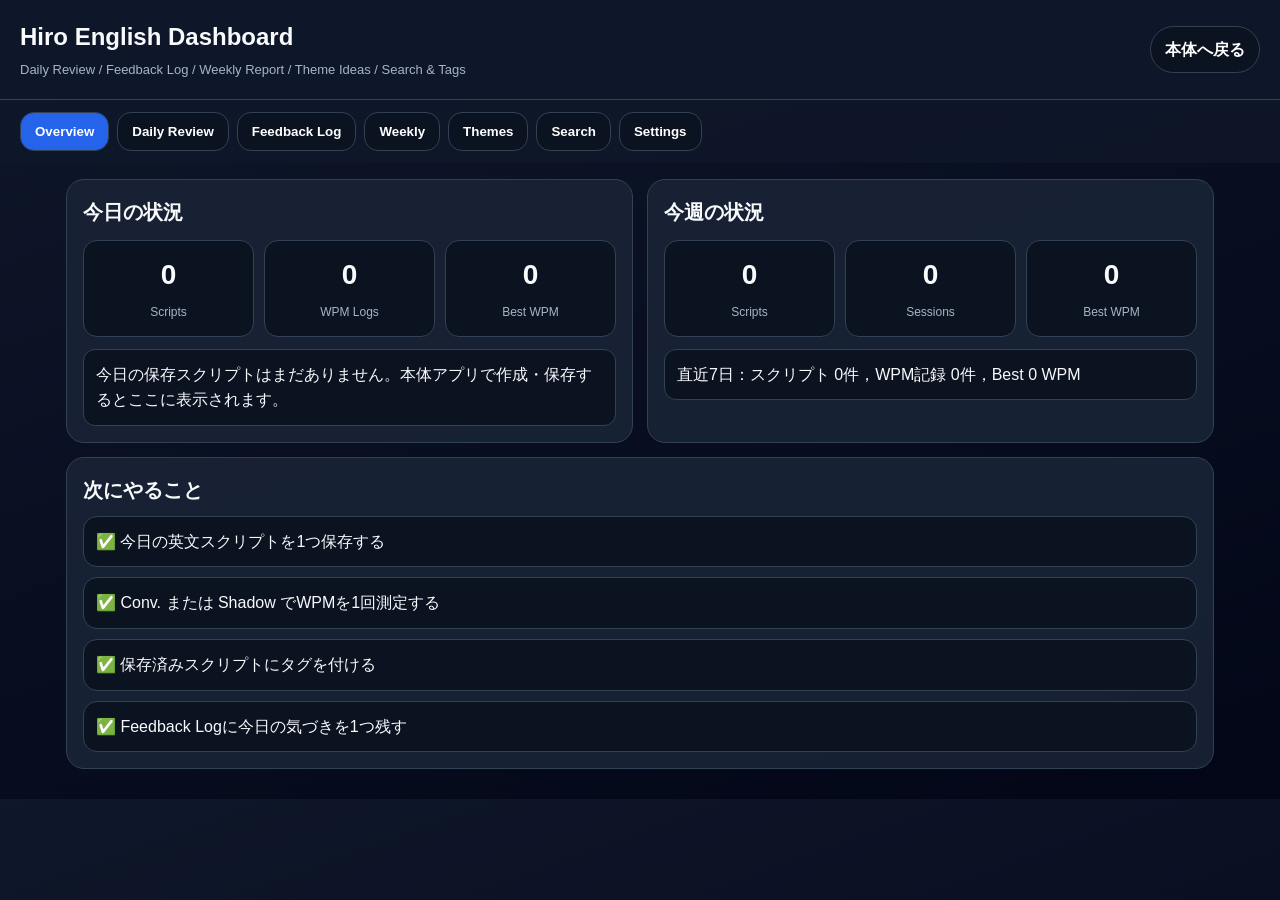
<file: dashboard.html>
<!doctype html>
<html lang="ja">
<head>
  <meta charset="utf-8">
  <meta name="viewport" content="width=device-width,initial-scale=1,viewport-fit=cover">
  <meta name="theme-color" content="#0f172a">
  <title>Hiro English Coach Dashboard</title>
  <link rel="stylesheet" href="dashboard.css">
</head>
<body>
<header>
  <div>
    <h1>Hiro English Dashboard</h1>
    <p>Daily Review / Feedback Log / Weekly Report / Theme Ideas / Search & Tags</p>
  </div>
  <a class="homeLink" href="./index.html">本体へ戻る</a>
</header>

<nav class="tabs">
  <button class="tab active" data-target="overview">Overview</button>
  <button class="tab" data-target="daily">Daily Review</button>
  <button class="tab" data-target="feedback">Feedback Log</button>
  <button class="tab" data-target="weekly">Weekly</button>
  <button class="tab" data-target="themes">Themes</button>
  <button class="tab" data-target="search">Search</button>
  <button class="tab" data-target="settings">Settings</button>
</nav>

<main>
  <section id="overview" class="screen active">
    <div class="grid">
      <div class="card">
        <h2>今日の状況</h2>
        <div class="metric">
          <div><b id="todayScripts">0</b><span>Scripts</span></div>
          <div><b id="todaySessions">0</b><span>WPM Logs</span></div>
          <div><b id="todayBest">0</b><span>Best WPM</span></div>
        </div>
        <div id="todaySummary" class="out"></div>
      </div>

      <div class="card">
        <h2>今週の状況</h2>
        <div class="metric">
          <div><b id="weekScripts">0</b><span>Scripts</span></div>
          <div><b id="weekSessions">0</b><span>Sessions</span></div>
          <div><b id="weekBest">0</b><span>Best WPM</span></div>
        </div>
        <div id="weekSummary" class="out"></div>
      </div>
    </div>

    <div class="card">
      <h2>次にやること</h2>
      <div id="nextActions" class="list"></div>
    </div>
  </section>

  <section id="daily" class="screen">
    <div class="card">
      <h2>Daily Review</h2>
      <p class="small">今日作成・保存した英文，日本語訳，WPM，復習候補をまとめて確認します。</p>
      <div id="dailyReview"></div>
    </div>
  </section>

  <section id="feedback" class="screen">
    <div class="grid">
      <div class="card">
        <h2>Speaking Feedback Log</h2>
        <p class="small">ChatGPTなどで添削した結果や，自分の気づきを保存します。既存アプリ本体のデータは書き換えません。</p>

        <label>テーマ</label>
        <input id="fbTheme" placeholder="例：台風と在宅勤務">

        <label>自分が話した英語</label>
        <textarea id="fbOriginal" placeholder="自分が話した英文を貼り付け"></textarea>

        <label>自然な修正版</label>
        <textarea id="fbCorrected" placeholder="ChatGPTで添削した英文など"></textarea>

        <label>次回意識するポイント</label>
        <textarea id="fbPoint" placeholder="例：because の後を短くまとめる"></textarea>

        <label>タグ</label>
        <input id="fbTags" placeholder="例：仕事, 天気, 英語学習">

        <button id="saveFeedback" class="good">Feedbackを保存</button>
        <div id="feedbackStatus" class="out">保存したFeedbackは下に表示されます。</div>
      </div>

      <div class="card">
        <h2>Feedback一覧</h2>
        <input id="feedbackSearch" placeholder="Feedbackを検索">
        <div id="feedbackList"></div>
      </div>
    </div>
  </section>

  <section id="weekly" class="screen">
    <div class="card">
      <h2>Weekly Report</h2>
      <p class="small">直近7日間の学習状況を集計します。</p>
      <div id="weeklyReport"></div>
    </div>
  </section>

  <section id="themes" class="screen">
    <div class="card">
      <h2>Theme Ideas</h2>
      <p class="small">今日話すテーマ候補を無料でランダム提案します。AI APIは使いません。</p>
      <div class="row">
        <button id="suggestThemes" class="good">テーマを提案</button>
        <button id="copyThemePrompt" class="secondary">ChatGPT用プロンプトをコピー</button>
      </div>
      <div id="themeIdeas" class="list"></div>
      <div id="themePromptBox" class="out"></div>
    </div>
  </section>

  <section id="search" class="screen">
    <div class="card">
      <h2>Search & Tags</h2>
      <p class="small">保存箱の英文・日本語訳を検索し，タグを付けて整理します。タグはDashboard側だけに保存します。</p>

      <div class="row">
        <input id="archiveSearch" placeholder="検索：child, work, typhoon, 子ども など">
        <button id="clearSearch" class="secondary">検索クリア</button>
      </div>

      <div class="tagBar" id="tagFilter"></div>
      <div id="archiveSearchList"></div>
    </div>
  </section>

  <section id="settings" class="screen">
    <div class="card">
      <h2>Settings / Backup</h2>
      <p class="small">Dashboard専用データだけをエクスポート・インポートできます。既存アプリ本体のデータは変更しません。</p>
      <div class="row">
        <button id="exportDashboard" class="secondary">Dashboardデータを出力</button>
        <button id="importDashboard" class="secondary">Dashboardデータを取り込み</button>
      </div>
      <textarea id="dashboardDataBox" placeholder="エクスポート結果，またはインポート用JSONをここに表示します。"></textarea>
      <div id="settingsStatus" class="out"></div>
    </div>

    <div class="card">
      <h2>読み取り状況</h2>
      <div id="dataStatus" class="out"></div>
    </div>
  </section>
</main>

<div id="toast"></div>

<script src="dashboard.js"></script>
</body>
</html>
</file>
<file: dashboard.css>
:root{
  --bg:#0f172a;
  --panel:#182235;
  --card:#111827;
  --ink:#f8fafc;
  --muted:#a7b3c7;
  --line:#334155;
  --accent:#2563eb;
  --good:#059669;
  --danger:#dc2626;
  --warn:#f59e0b;
}
*{box-sizing:border-box}
body{
  margin:0;
  font-family:-apple-system,BlinkMacSystemFont,"Segoe UI","Noto Sans JP",sans-serif;
  background:linear-gradient(160deg,var(--bg),#020617);
  color:var(--ink);
  line-height:1.6;
}
header{
  display:flex;
  justify-content:space-between;
  gap:12px;
  align-items:center;
  padding:18px 20px;
  border-bottom:1px solid var(--line);
  background:rgba(15,23,42,.92);
  position:sticky;
  top:0;
  z-index:10;
}
h1{font-size:24px;margin:0}
header p{margin:4px 0 0;color:var(--muted);font-size:13px}
.homeLink{
  color:white;
  text-decoration:none;
  border:1px solid var(--line);
  padding:10px 14px;
  border-radius:999px;
  background:#0b1220;
  font-weight:800;
}
.tabs{
  display:flex;
  gap:8px;
  overflow:auto;
  padding:12px 20px;
  background:rgba(15,23,42,.75);
  position:sticky;
  top:78px;
  z-index:9;
}
button{
  border:0;
  border-radius:14px;
  padding:11px 14px;
  background:#263244;
  color:white;
  font-weight:850;
  cursor:pointer;
}
button.good{background:var(--good)}
button.secondary{background:#263244;border:1px solid var(--line)}
button.danger{background:var(--danger)}
.tab{
  border:1px solid var(--line);
  background:#0b1220;
  white-space:nowrap;
}
.tab.active{background:var(--accent)}
main{max-width:1180px;margin:0 auto;padding:16px}
.screen{display:none}
.screen.active{display:block}
.grid{
  display:grid;
  grid-template-columns:1fr 1fr;
  gap:14px;
}
.card{
  background:rgba(24,34,53,.94);
  border:1px solid var(--line);
  border-radius:18px;
  padding:16px;
  margin-bottom:14px;
}
h2{font-size:20px;margin:0 0 10px}
h3{margin:12px 0 8px}
.small{color:var(--muted);font-size:13px}
label{display:block;color:#dbeafe;font-size:13px;font-weight:800;margin-top:10px}
input,textarea{
  width:100%;
  background:#0b1220;
  border:1px solid var(--line);
  color:var(--ink);
  border-radius:12px;
  padding:12px;
  font-size:15px;
}
textarea{min-height:120px;resize:vertical}
.row{display:flex;gap:8px;align-items:center;flex-wrap:wrap;margin-top:10px}
.row > *{flex:1}
.metric{
  display:grid;
  grid-template-columns:repeat(3,1fr);
  gap:10px;
  margin:12px 0;
}
.metric div{
  background:#0b1220;
  border:1px solid var(--line);
  border-radius:14px;
  text-align:center;
  padding:12px;
}
.metric b{font-size:28px;display:block}
.metric span{font-size:12px;color:var(--muted)}
.out{
  background:#0b1220;
  border:1px solid var(--line);
  border-radius:12px;
  padding:12px;
  margin-top:10px;
  white-space:pre-wrap;
}
.list{display:grid;gap:10px}
.item{
  background:#0b1220;
  border:1px solid var(--line);
  border-radius:14px;
  padding:12px;
}
.itemHead{
  display:flex;
  justify-content:space-between;
  gap:8px;
  flex-wrap:wrap;
  align-items:center;
}
.title{font-weight:900}
.date{font-size:12px;color:#93c5fd}
.preview{color:#cbd5e1;font-size:13px;margin-top:6px}
.bodyBlock{
  margin-top:10px;
  padding:10px;
  border-radius:12px;
  border:1px solid var(--line);
  background:#020617;
  white-space:pre-wrap;
}
.tagBar{
  display:flex;
  flex-wrap:wrap;
  gap:8px;
  margin:10px 0;
}
.tag{
  display:inline-flex;
  gap:6px;
  align-items:center;
  border:1px solid var(--line);
  border-radius:999px;
  padding:6px 10px;
  background:#0b1220;
  color:#dbeafe;
  font-size:13px;
}
.tag.active{background:#1d4ed8}
#toast{
  position:fixed;
  left:12px;
  right:12px;
  bottom:16px;
  background:#064e3b;
  border:1px solid #10b981;
  color:white;
  padding:12px 14px;
  border-radius:14px;
  display:none;
  z-index:99;
}
@media(max-width:760px){
  header{align-items:flex-start;flex-direction:column}
  .tabs{top:105px}
  .grid{grid-template-columns:1fr}
  .metric{grid-template-columns:1fr 1fr 1fr}
  main{padding:10px}
  .row{flex-direction:column}
  .row > *{width:100%}
  button{width:100%}
}


.searchTextGrid{
  display:grid;
  grid-template-columns:1fr 1fr;
  gap:10px;
  margin-top:10px;
}
.searchTextBox{
  background:#020617;
  border:1px solid #334155;
  border-radius:12px;
  padding:10px;
  white-space:pre-wrap;
  line-height:1.6;
  max-height:260px;
  overflow:auto;
}
.searchTextBox b{
  display:block;
  color:#93c5fd;
  margin-bottom:6px;
}
@media(max-width:760px){
  .searchTextGrid{grid-template-columns:1fr}
  .searchTextBox{max-height:360px}
}
</file>
